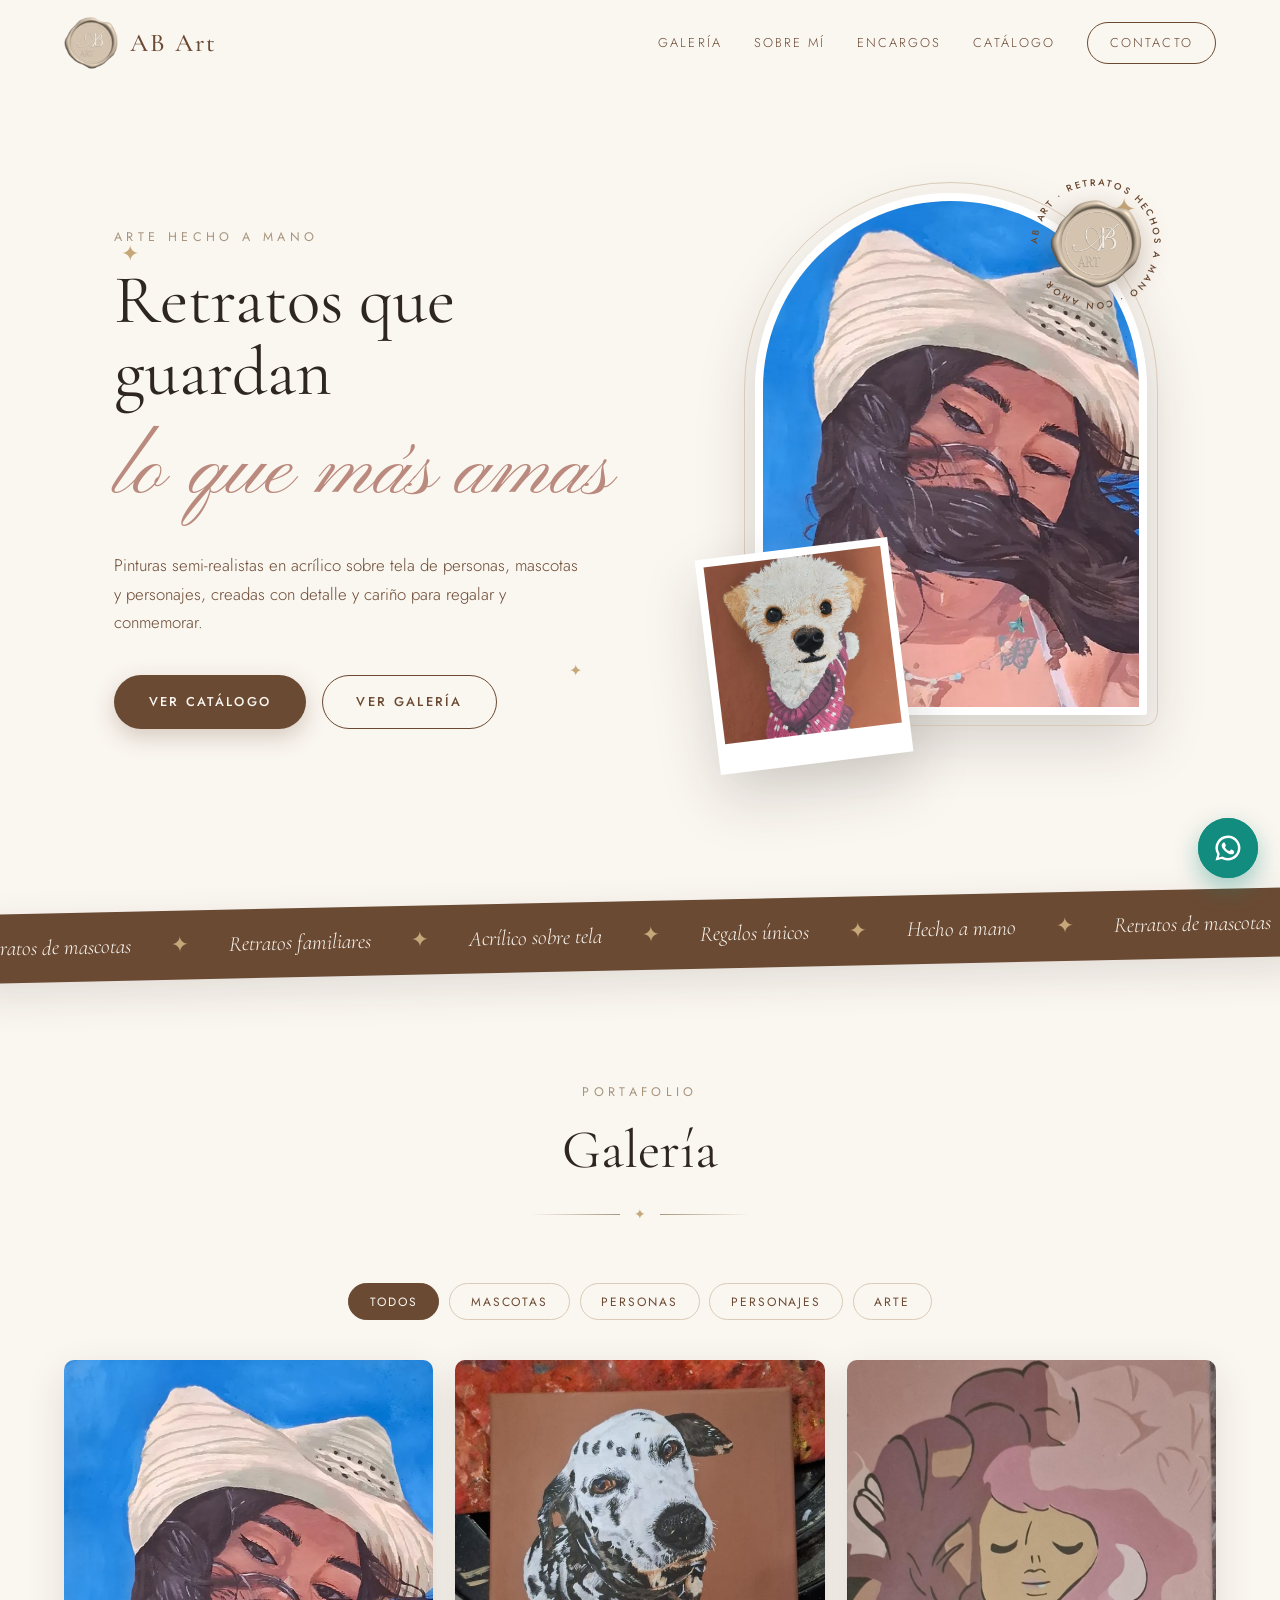
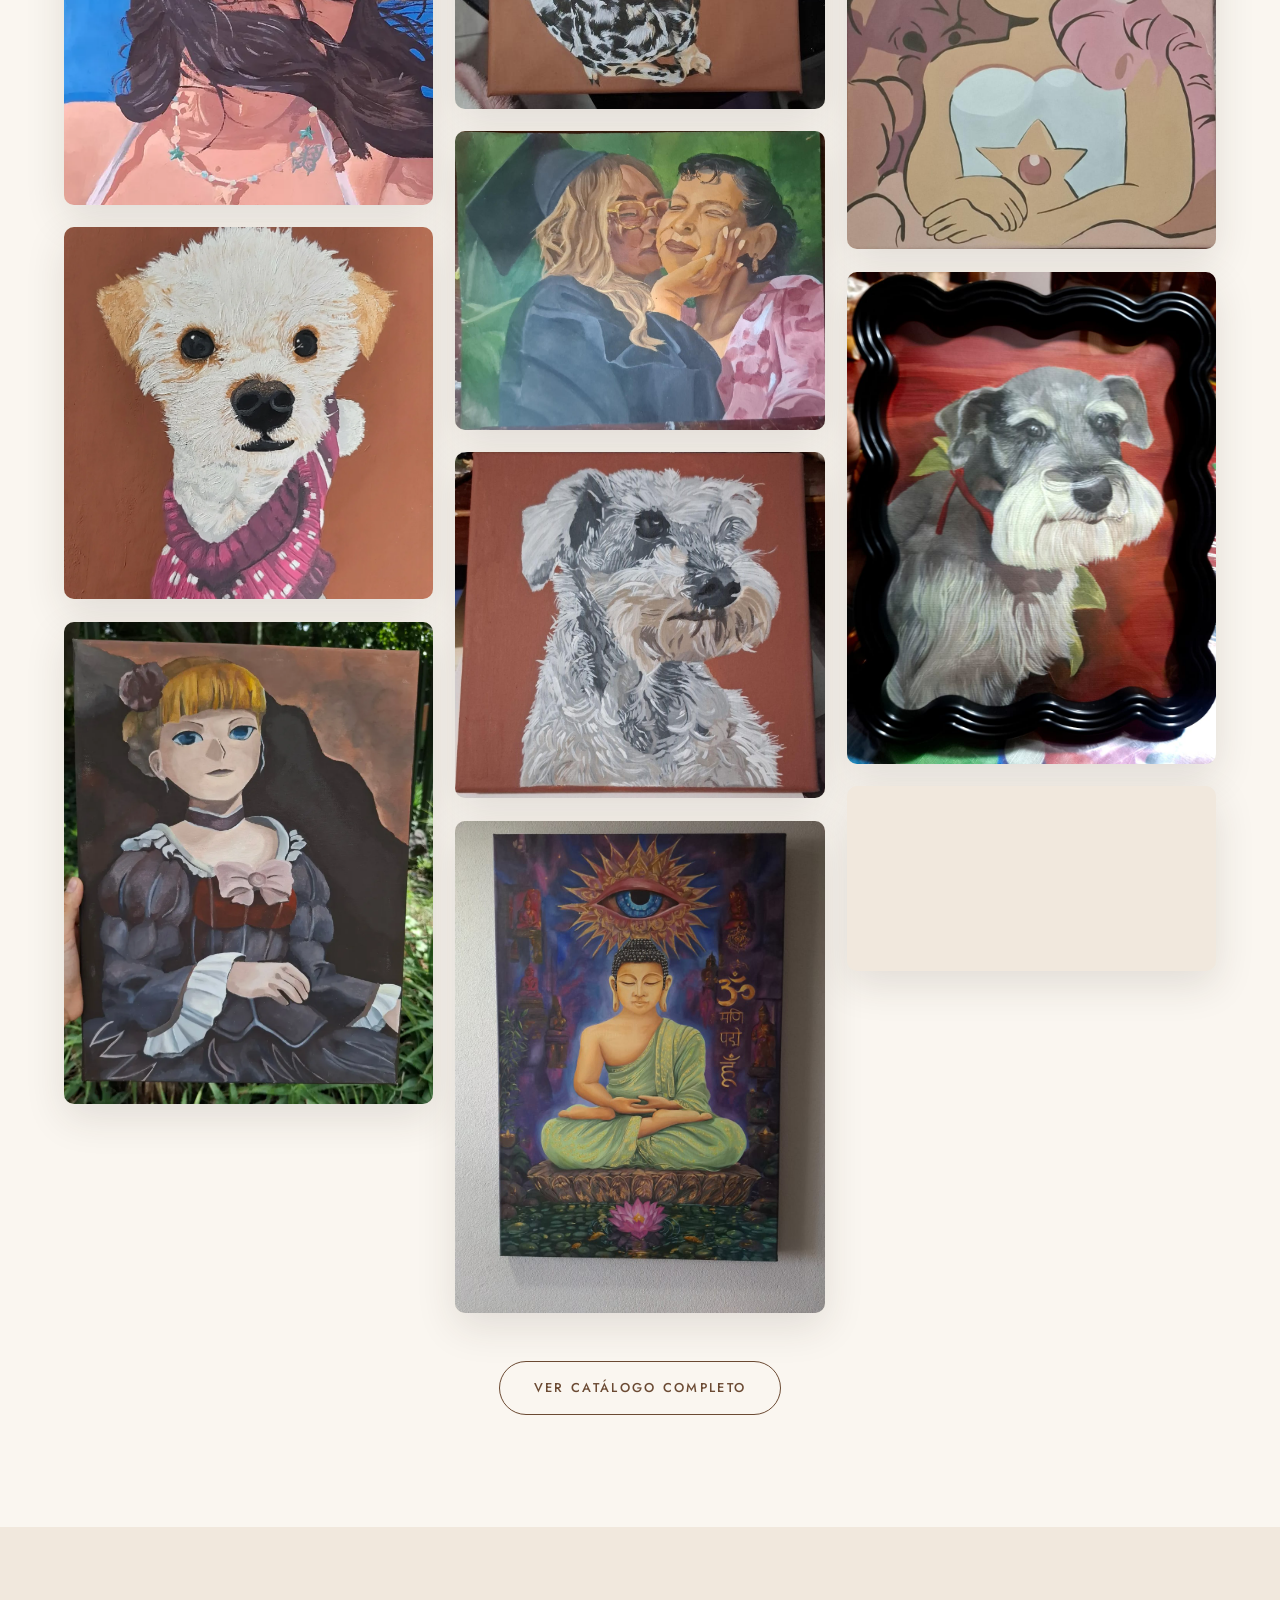
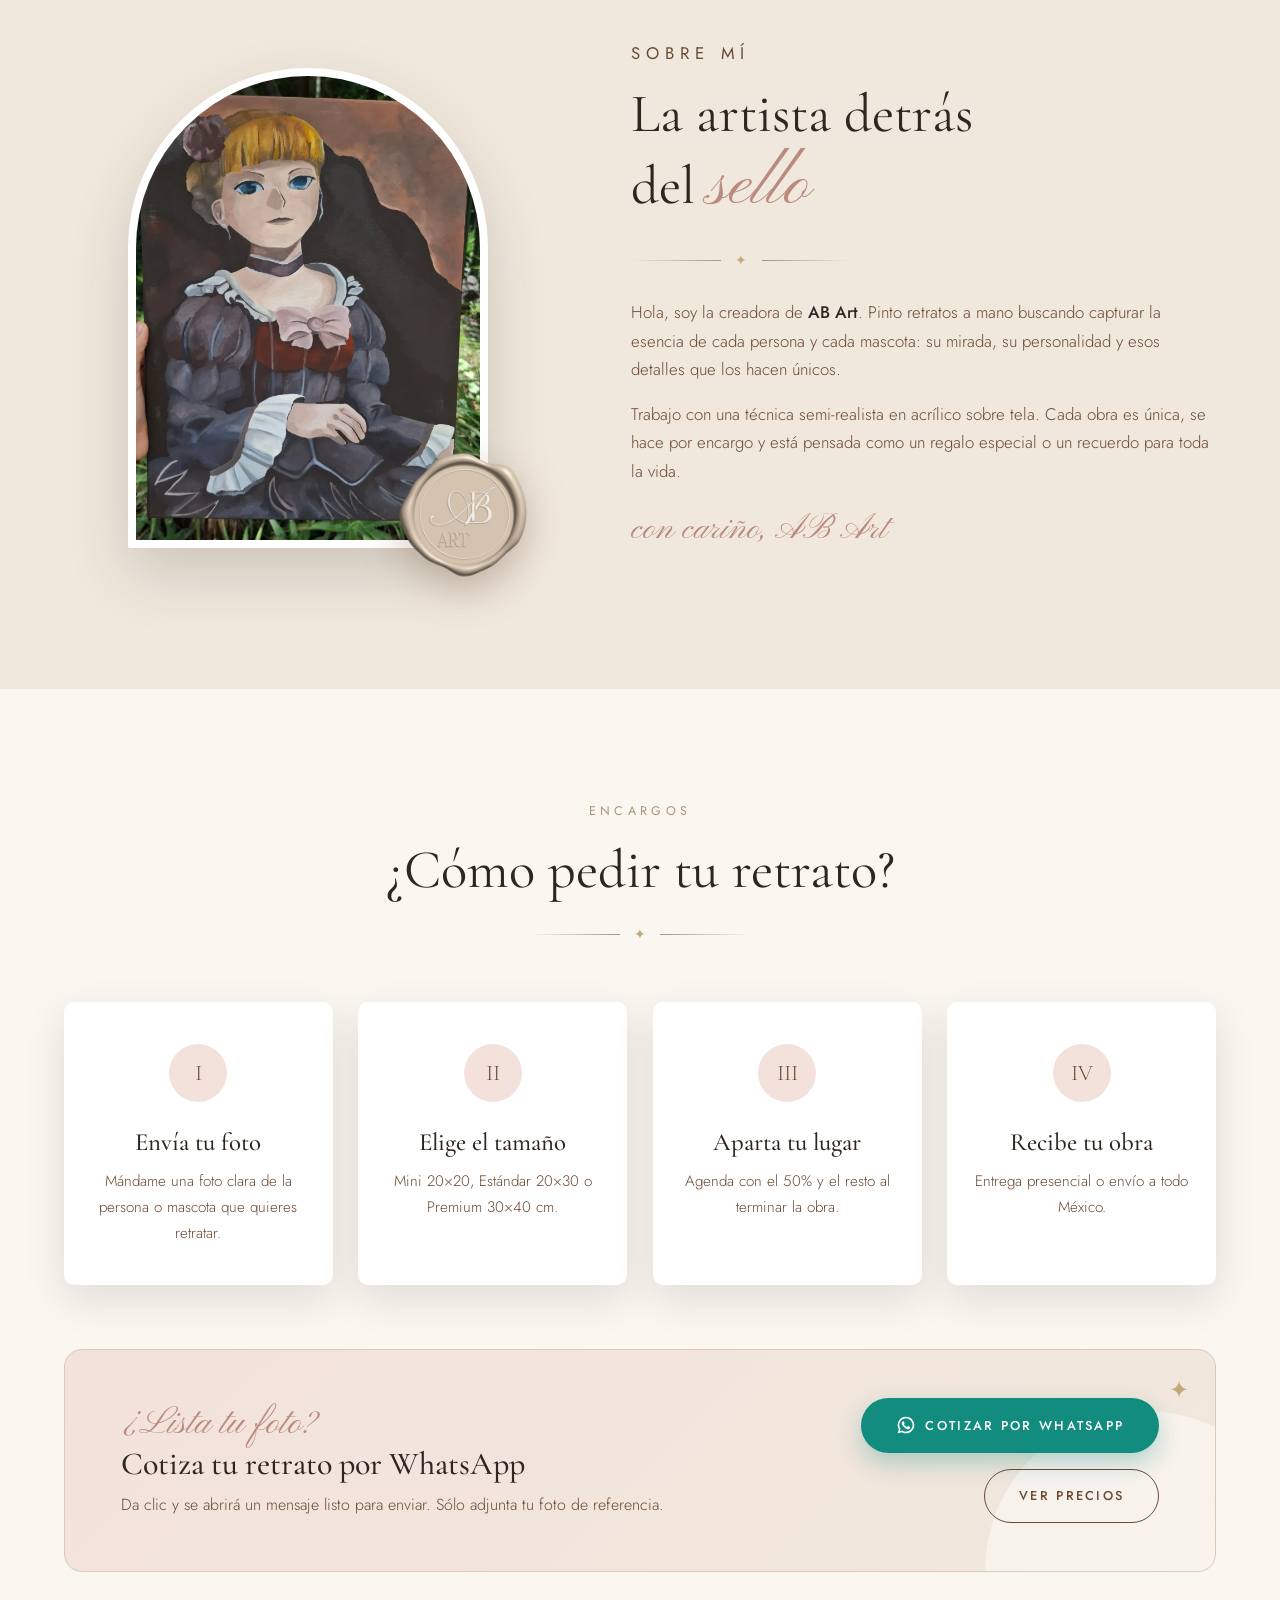
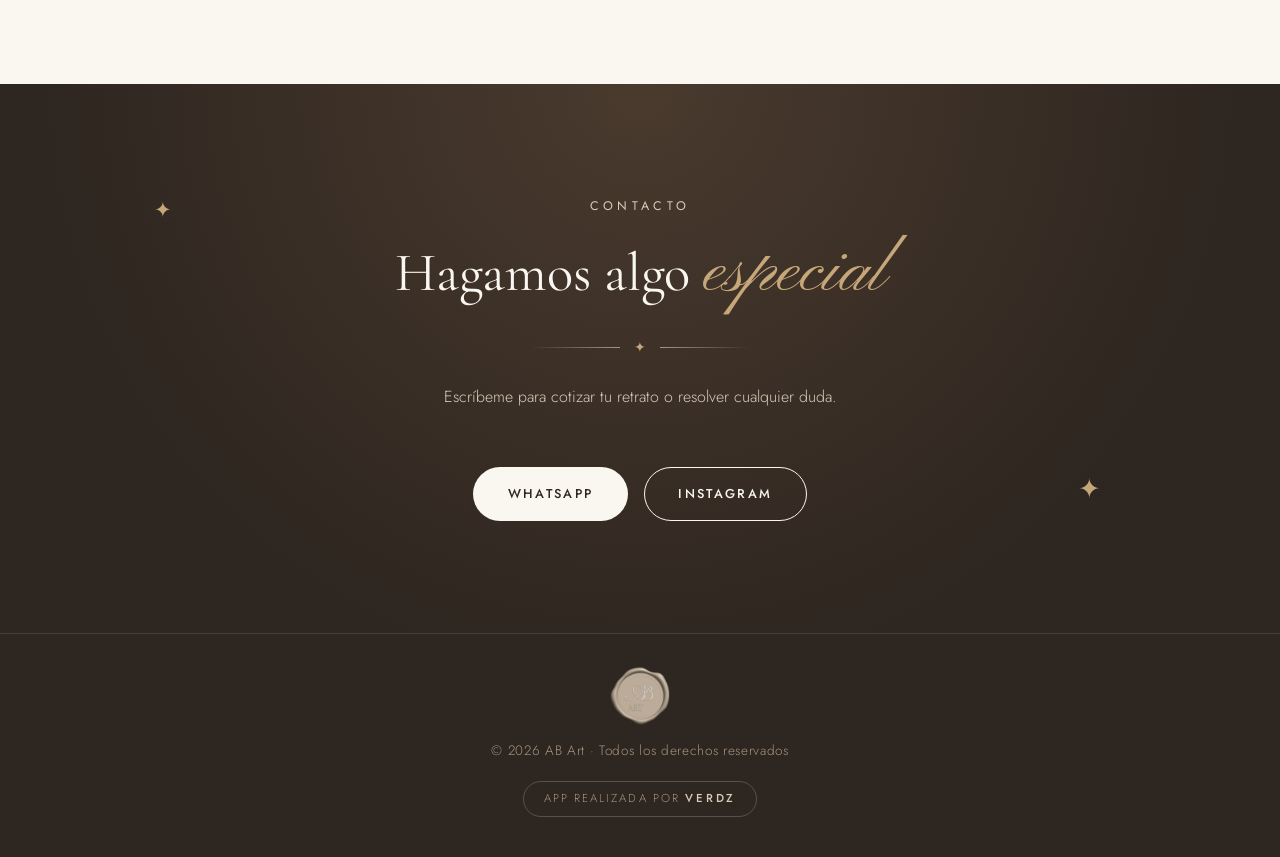
<file: index.html>
<!DOCTYPE html>
<html lang="es">
<head>
  <meta charset="UTF-8">
  <meta name="viewport" content="width=device-width, initial-scale=1.0">
  <title>AB Art | Retratos pintados a mano</title>
  <meta name="description" content="AB Art: retratos semi-realistas de personas y mascotas pintados a mano en acrílico sobre tela.">
  <link rel="icon" href="./Logo.png">
  <link rel="preconnect" href="https://fonts.googleapis.com">
  <link rel="preconnect" href="https://fonts.gstatic.com" crossorigin>
  <link href="https://fonts.googleapis.com/css2?family=Cormorant+Garamond:ital,wght@0,400;0,500;0,600;1,400;1,500&family=Jost:wght@300;400;500&family=Pinyon+Script&display=swap" rel="stylesheet">
  <link rel="stylesheet" href="./style.css">
  <script>document.documentElement.classList.add("js");</script>
  <script src="./script.js" defer></script>
</head>
<body>

  <!-- ===== PANTALLA DE CARGA ===== -->
  <div class="loader" aria-hidden="true">
    <img src="./Logo.png" alt="" class="loader__seal">
  </div>

  <!-- ===== ENCABEZADO ===== -->
  <header class="header">
    <a href="#inicio" class="header__brand">
      <img src="./Logo.png" alt="Logo AB Art" class="header__logo">
      <span class="header__name">AB Art</span>
    </a>

    <input type="checkbox" id="menu-toggle" class="menu-toggle">
    <label for="menu-toggle" class="menu-icon" aria-label="Abrir menú">
      <span></span><span></span><span></span>
    </label>

    <nav class="nav">
      <a href="#galeria">Galería</a>
      <a href="#sobre-mi">Sobre mí</a>
      <a href="#encargos">Encargos</a>
      <a href="./catalogo.html">Catálogo</a>
      <a href="#contacto" class="nav__cta">Contacto</a>
    </nav>
  </header>

  <!-- ===== PORTADA ===== -->
  <section id="inicio" class="hero">
    <span class="sparkle sparkle--1">✦</span>
    <span class="sparkle sparkle--2">✦</span>
    <span class="sparkle sparkle--3">✦</span>

    <div class="hero__content">
      <p class="eyebrow" data-reveal>Arte hecho a mano</p>
      <h1 class="hero__title" data-reveal style="--d:.1s">
        Retratos que guardan
        <span class="script">lo que más amas</span>
      </h1>
      <p class="hero__text" data-reveal style="--d:.2s">
        Pinturas semi-realistas en acrílico sobre tela de personas, mascotas y personajes,
        creadas con detalle y cariño para regalar y conmemorar.
      </p>
      <div class="hero__buttons" data-reveal style="--d:.3s">
        <a href="./catalogo.html" class="btn btn--primary">Ver catálogo</a>
        <a href="#galeria" class="btn btn--ghost">Ver galería</a>
      </div>
    </div>

    <div class="hero__art" data-reveal style="--d:.2s">
      <div class="hero__arch">
        <img src="./JOSS.png" alt="Retrato de chica con sombrero">
      </div>
      <div class="hero__polaroid">
        <img src="./PERRO 5.png" alt="Retrato de cachorro con suéter">
      </div>
      <div class="hero__badge">
        <svg class="hero__ring" viewBox="0 0 200 200" aria-hidden="true">
          <defs>
            <path id="ring-path" d="M100,100 m-78,0 a78,78 0 1,1 156,0 a78,78 0 1,1 -156,0"/>
          </defs>
          <text><textPath href="#ring-path">AB ART · RETRATOS HECHOS A MANO · CON AMOR ·</textPath></text>
        </svg>
        <img src="./Logo.png" alt="Sello AB Art" class="hero__seal">
      </div>
    </div>
  </section>

  <!-- ===== CINTA ANIMADA ===== -->
  <div class="marquee" aria-hidden="true">
    <div class="marquee__track">
      <span>Retratos de mascotas</span><span>✦</span>
      <span>Retratos familiares</span><span>✦</span>
      <span>Acrílico sobre tela</span><span>✦</span>
      <span>Regalos únicos</span><span>✦</span>
      <span>Hecho a mano</span><span>✦</span>
      <span>Retratos de mascotas</span><span>✦</span>
      <span>Retratos familiares</span><span>✦</span>
      <span>Acrílico sobre tela</span><span>✦</span>
      <span>Regalos únicos</span><span>✦</span>
      <span>Hecho a mano</span><span>✦</span>
    </div>
  </div>

  <!-- ===== GALERÍA ===== -->
  <section id="galeria" class="section">
    <div class="section__head" data-reveal>
      <p class="eyebrow">Portafolio</p>
      <h2 class="section__title">Galería</h2>
      <div class="star-divider"><span>✦</span></div>
    </div>

    <div class="filters" data-filters="galeria-grid" data-reveal>
      <button class="is-active" data-filter="todos">Todos</button>
      <button data-filter="mascotas">Mascotas</button>
      <button data-filter="personas">Personas</button>
      <button data-filter="personajes">Personajes</button>
      <button data-filter="arte">Arte</button>
    </div>

    <div class="gallery" id="galeria-grid">
      <figure class="gallery__item" data-cat="personas" data-reveal>
        <img src="./JOSS.png" alt="Retrato de chica con sombrero y cabello al viento" loading="lazy">
        <figcaption>Brisa de verano</figcaption>
      </figure>
      <figure class="gallery__item" data-cat="mascotas" data-reveal>
        <img src="./PERRO 5.png" alt="Retrato de cachorro con suéter rosa" loading="lazy">
        <figcaption>Cachorro con suéter</figcaption>
      </figure>
      <figure class="gallery__item" data-cat="personajes" data-reveal>
        <img src="./MUÑECA.png" alt="Pintura de muñeca con vestido victoriano" loading="lazy">
        <figcaption>Muñeca</figcaption>
      </figure>
      <figure class="gallery__item" data-cat="mascotas" data-reveal>
        <img src="./PERRO.jpeg" alt="Retrato de dálmata" loading="lazy">
        <figcaption>Dálmata</figcaption>
      </figure>
      <figure class="gallery__item" data-cat="personas" data-reveal>
        <img src="./ABUELA.jpeg" alt="Retrato de graduada abrazando a su abuela" loading="lazy">
        <figcaption>Abrazo de graduación</figcaption>
      </figure>
      <figure class="gallery__item" data-cat="mascotas" data-reveal>
        <img src="./PERRO 4.jpeg" alt="Retrato de schnauzer" loading="lazy">
        <figcaption>Schnauzer</figcaption>
      </figure>
      <figure class="gallery__item" data-cat="arte" data-reveal>
        <img src="./WhatsApp Image 2026-11-17 at 3.44.31 PM.jpeg" alt="Pintura de Buda meditando" loading="lazy">
        <figcaption>Buda</figcaption>
      </figure>
      <figure class="gallery__item" data-cat="personajes" data-reveal>
        <img src="./STEVEN UNIVERSE.jpeg" alt="Fan art de Steven Universe" loading="lazy">
        <figcaption>Rose Quartz</figcaption>
      </figure>
      <figure class="gallery__item" data-cat="mascotas" data-reveal>
        <img src="./PERRO 3.jpeg" alt="Retrato de schnauzer enmarcado" loading="lazy">
        <figcaption>Schnauzer enmarcado</figcaption>
      </figure>
      <figure class="gallery__item gallery__item--video" data-cat="mascotas" data-reveal>
        <video src="./PERRO 2.mp4" autoplay muted loop playsinline></video>
        <figcaption>Proceso</figcaption>
      </figure>
    </div>

    <div class="center" data-reveal>
      <a href="./catalogo.html" class="btn btn--ghost">Ver catálogo completo</a>
    </div>
  </section>

  <!-- ===== SOBRE MÍ ===== -->
  <section id="sobre-mi" class="section section--alt">
    <div class="about">
      <div class="about__art" data-reveal>
        <div class="about__arch">
          <img src="./MUÑECA.png" alt="Pintura de muñeca" loading="lazy">
        </div>
        <img src="./Logo.png" alt="" class="about__seal">
      </div>
      <div class="about__text" data-reveal style="--d:.15s">
        <p class="eyebrow">Sobre mí</p>
        <h2 class="section__title">La artista detrás<br>del <span class="script">sello</span></h2>
        <div class="star-divider star-divider--left"><span>✦</span></div>
        <p>
          Hola, soy la creadora de <strong>AB Art</strong>. Pinto retratos a mano
          buscando capturar la esencia de cada persona y cada mascota: su mirada,
          su personalidad y esos detalles que los hacen únicos.
        </p>
        <p>
          Trabajo con una técnica semi-realista en acrílico sobre tela. Cada obra es única,
          se hace por encargo y está pensada como un regalo especial o un recuerdo para toda la vida.
        </p>
        <p class="signature">con cariño, AB Art</p>
      </div>
    </div>
  </section>

  <!-- ===== ENCARGOS ===== -->
  <section id="encargos" class="section">
    <div class="section__head" data-reveal>
      <p class="eyebrow">Encargos</p>
      <h2 class="section__title">¿Cómo pedir tu retrato?</h2>
      <div class="star-divider"><span>✦</span></div>
    </div>

    <div class="steps">
      <div class="step" data-reveal>
        <span class="step__number">I</span>
        <h3>Envía tu foto</h3>
        <p>Mándame una foto clara de la persona o mascota que quieres retratar.</p>
      </div>
      <div class="step" data-reveal style="--d:.1s">
        <span class="step__number">II</span>
        <h3>Elige el tamaño</h3>
        <p>Mini 20×20, Estándar 20×30 o Premium 30×40 cm.</p>
      </div>
      <div class="step" data-reveal style="--d:.2s">
        <span class="step__number">III</span>
        <h3>Aparta tu lugar</h3>
        <p>Agenda con el 50% y el resto al terminar la obra.</p>
      </div>
      <div class="step" data-reveal style="--d:.3s">
        <span class="step__number">IV</span>
        <h3>Recibe tu obra</h3>
        <p>Entrega presencial o envío a todo México.</p>
      </div>
    </div>

    <div class="wa-cta" data-reveal>
      <span class="sparkle sparkle--cta">✦</span>
      <div class="wa-cta__text">
        <p class="script wa-cta__script">¿Lista tu foto?</p>
        <h3>Cotiza tu retrato por WhatsApp</h3>
        <p>Da clic y se abrirá un mensaje listo para enviar. Sólo adjunta tu foto de referencia.</p>
      </div>
      <div class="wa-cta__buttons">
        <a href="https://wa.me/525566640518?text=Hola%20AB%20Art%20%E2%9C%A8%20Me%20gustar%C3%ADa%20cotizar%20un%20retrato.%20Te%20comparto%20la%20foto%20de%20referencia%20y%20el%20tama%C3%B1o%20que%20me%20interesa." target="_blank" rel="noopener" class="btn btn--whatsapp">
          <svg viewBox="0 0 24 24" aria-hidden="true"><path d="M12 2a10 10 0 0 0-8.6 15.1L2 22l5-1.3A10 10 0 1 0 12 2Zm0 18a8 8 0 0 1-4.1-1.1l-.3-.2-3 .8.8-2.9-.2-.3A8 8 0 1 1 12 20Zm4.4-6c-.2-.1-1.4-.7-1.7-.8-.2-.1-.4-.1-.5.1l-.8 1c-.1.2-.3.2-.5.1a6.6 6.6 0 0 1-3.3-2.9c-.2-.4.2-.4.7-1.3.1-.2 0-.3 0-.4l-.8-1.8c-.2-.5-.4-.4-.5-.4h-.5a.9.9 0 0 0-.7.3 2.8 2.8 0 0 0-.9 2.1 5 5 0 0 0 1 2.6 11 11 0 0 0 4.3 3.8c1.6.7 2.2.7 3 .6.5-.1 1.4-.6 1.6-1.1.2-.6.2-1 .1-1.1l-.5-.3Z"/></svg>
          Cotizar por WhatsApp
        </a>
        <a href="./catalogo.html" class="btn btn--ghost">Ver precios</a>
      </div>
    </div>
  </section>

  <!-- ===== CONTACTO ===== -->
  <section id="contacto" class="section section--dark">
    <span class="sparkle sparkle--dark1">✦</span>
    <span class="sparkle sparkle--dark2">✦</span>
    <div class="section__head" data-reveal>
      <p class="eyebrow">Contacto</p>
      <h2 class="section__title">Hagamos algo <span class="script">especial</span></h2>
      <div class="star-divider"><span>✦</span></div>
      <p class="contact__text">Escríbeme para cotizar tu retrato o resolver cualquier duda.</p>
    </div>
    <div class="contact__links" data-reveal>
      <a href="https://wa.me/525566640518?text=Hola%20AB%20Art%2C%20quiero%20informaci%C3%B3n%20sobre%20los%20retratos%20%F0%9F%8E%A8" target="_blank" rel="noopener" class="btn btn--light">WhatsApp</a>
      <a href="https://instagram.com/ab.art_____?bqrl=Z3premM5aTBwMnM1" target="_blank" rel="noopener" class="btn btn--outline-light">Instagram</a>
    </div>
  </section>

  <!-- ===== PIE DE PÁGINA ===== -->
  <footer class="footer">
    <img src="./Logo.png" alt="AB Art" class="footer__logo">
    <p>&copy; 2026 AB Art · Todos los derechos reservados</p>
    <a href="https://www.vstore.com.mx" target="_blank" rel="noopener" class="footer__credit">
      App realizada por <strong>VERDZ</strong>
    </a>
  </footer>

  <!-- ===== BOTÓN FLOTANTE DE WHATSAPP ===== -->
  <a href="https://wa.me/525566640518?text=Hola%20AB%20Art%2C%20quiero%20informaci%C3%B3n%20sobre%20los%20retratos%20%F0%9F%8E%A8" target="_blank" rel="noopener" class="wa-float" aria-label="Escribir por WhatsApp">
    <svg viewBox="0 0 24 24" aria-hidden="true"><path d="M12 2a10 10 0 0 0-8.6 15.1L2 22l5-1.3A10 10 0 1 0 12 2Zm0 18a8 8 0 0 1-4.1-1.1l-.3-.2-3 .8.8-2.9-.2-.3A8 8 0 1 1 12 20Zm4.4-6c-.2-.1-1.4-.7-1.7-.8-.2-.1-.4-.1-.5.1l-.8 1c-.1.2-.3.2-.5.1a6.6 6.6 0 0 1-3.3-2.9c-.2-.4.2-.4.7-1.3.1-.2 0-.3 0-.4l-.8-1.8c-.2-.5-.4-.4-.5-.4h-.5a.9.9 0 0 0-.7.3 2.8 2.8 0 0 0-.9 2.1 5 5 0 0 0 1 2.6 11 11 0 0 0 4.3 3.8c1.6.7 2.2.7 3 .6.5-.1 1.4-.6 1.6-1.1.2-.6.2-1 .1-1.1l-.5-.3Z"/></svg>
  </a>

</body>
</html>
</file>
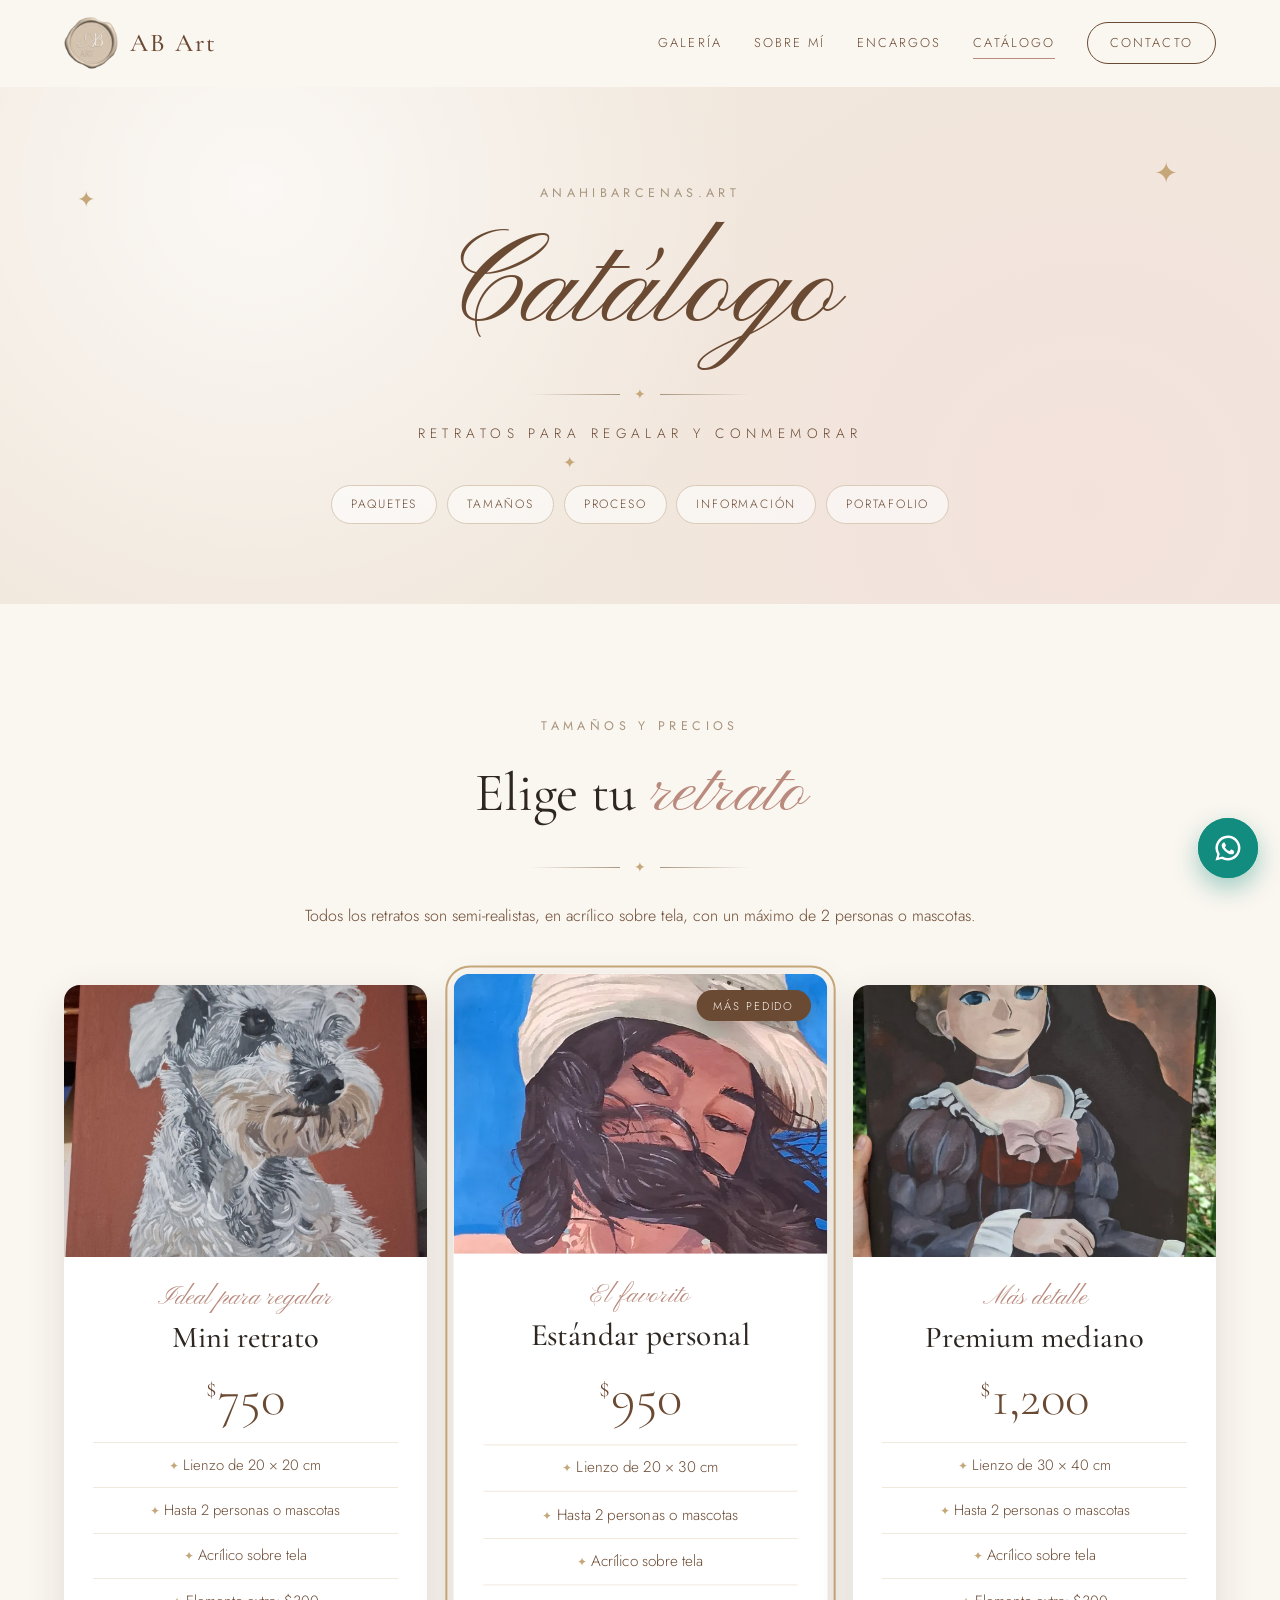
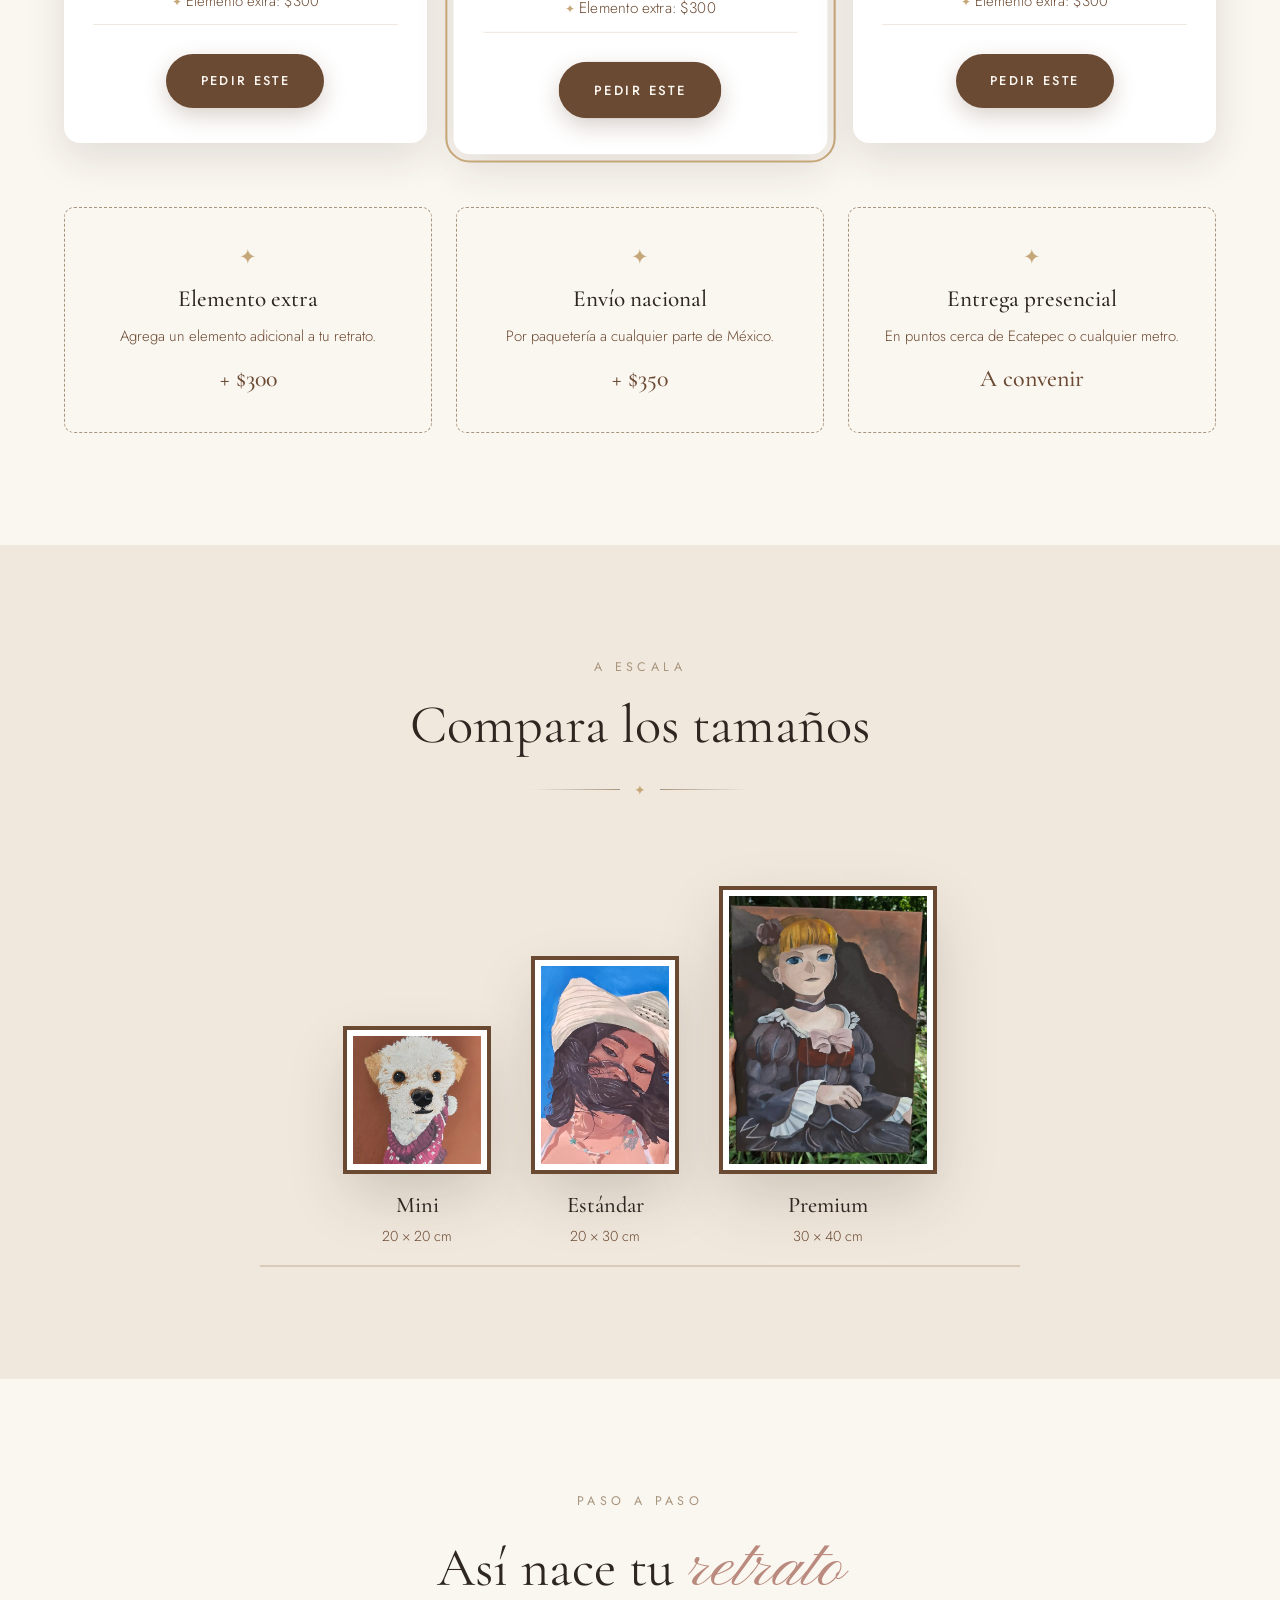
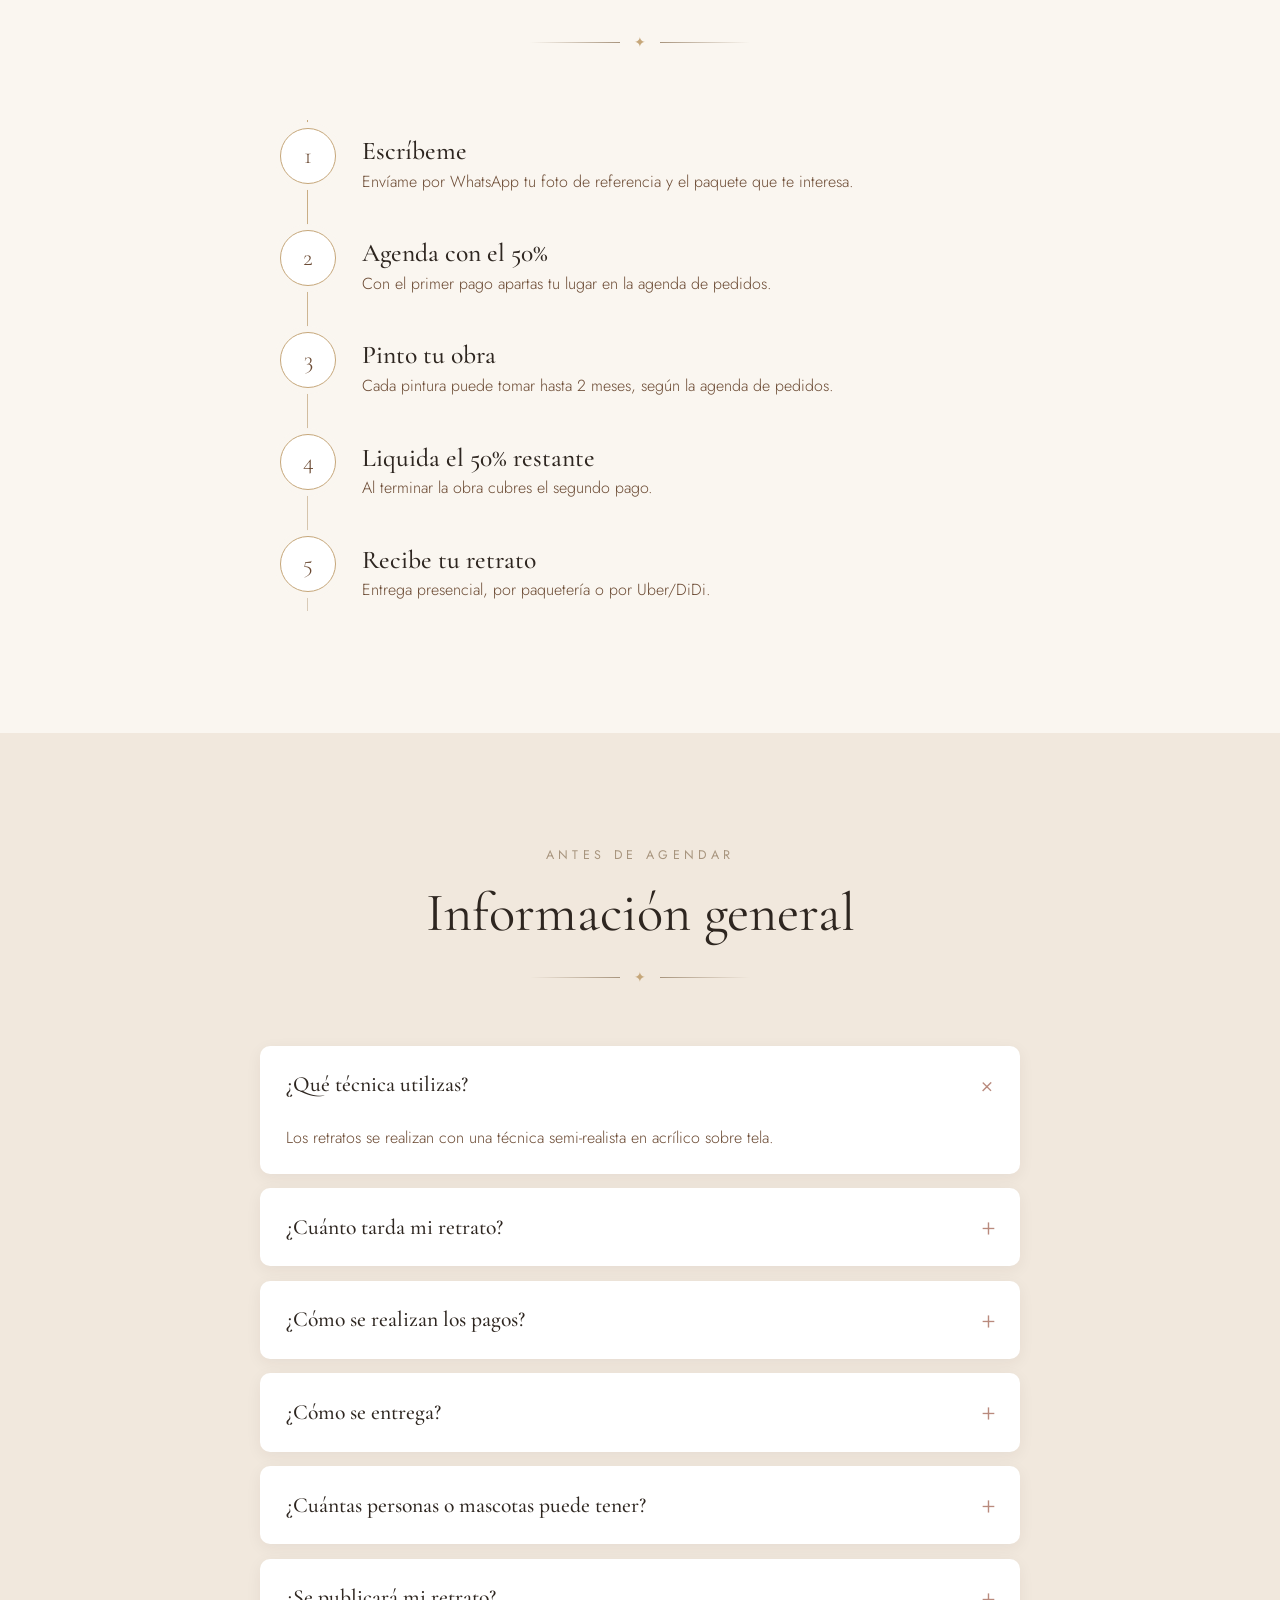
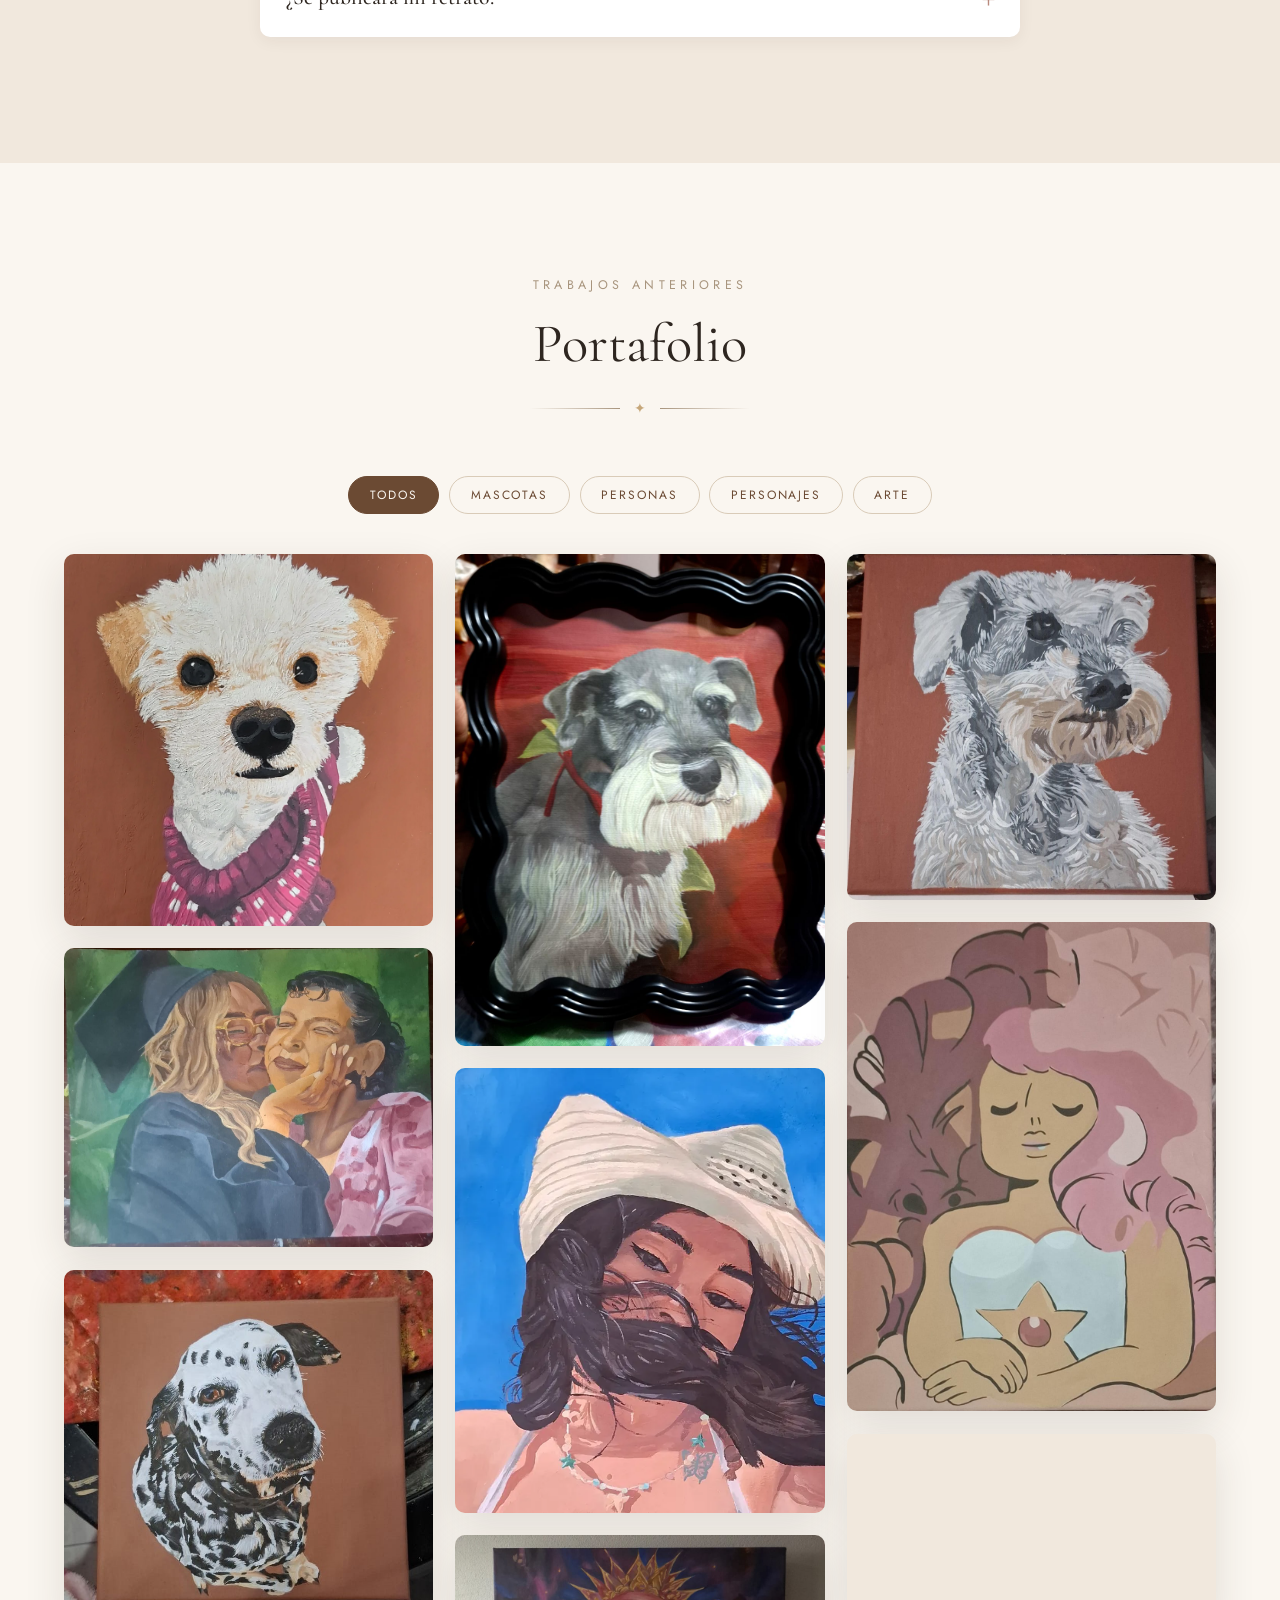
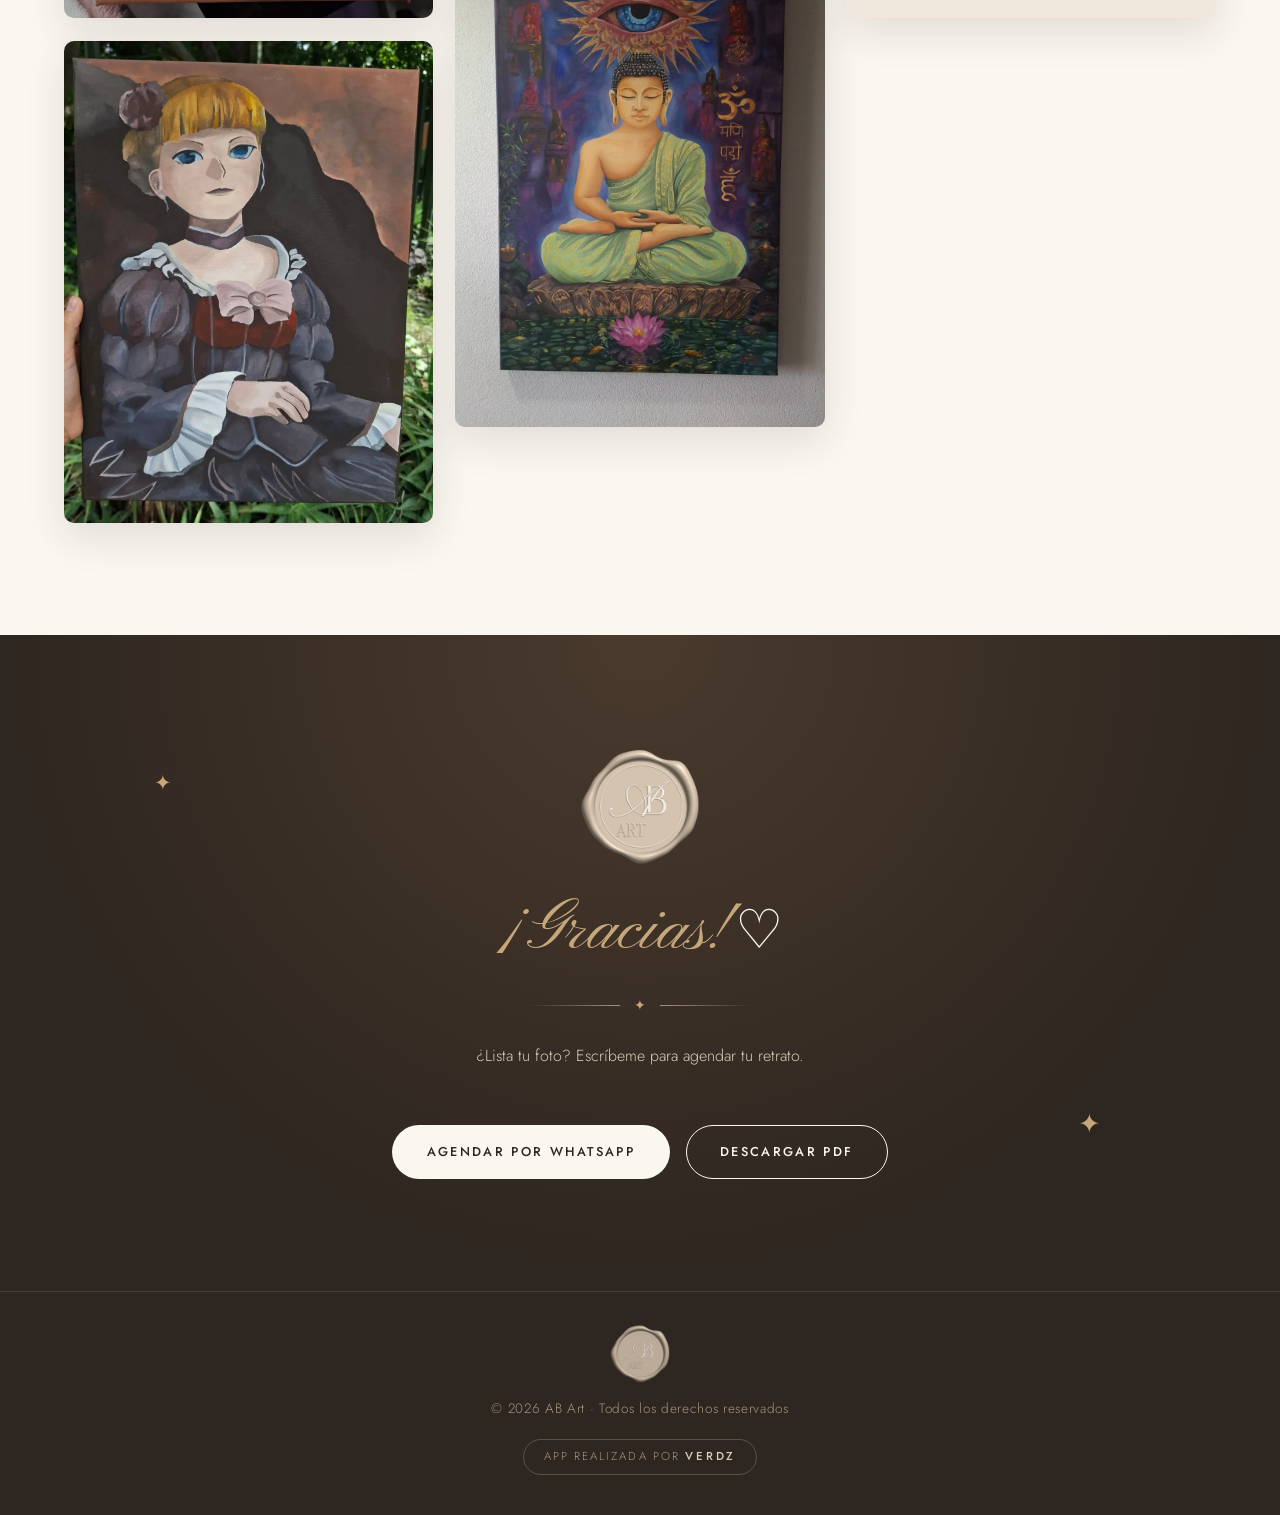
<file: catalogo.html>
<!DOCTYPE html>
<html lang="es">
<head>
  <meta charset="UTF-8">
  <meta name="viewport" content="width=device-width, initial-scale=1.0">
  <title>Catálogo | AB Art</title>
  <meta name="description" content="Catálogo de AB Art: retratos semi-realistas en acrílico sobre tela para regalar y conmemorar. Tamaños, precios y condiciones.">
  <link rel="icon" href="./Logo.png">
  <link rel="preconnect" href="https://fonts.googleapis.com">
  <link rel="preconnect" href="https://fonts.gstatic.com" crossorigin>
  <link href="https://fonts.googleapis.com/css2?family=Cormorant+Garamond:ital,wght@0,400;0,500;0,600;1,400;1,500&family=Jost:wght@300;400;500&family=Pinyon+Script&display=swap" rel="stylesheet">
  <link rel="stylesheet" href="./style.css">
  <script>document.documentElement.classList.add("js");</script>
  <script src="./script.js" defer></script>
</head>
<body>

  <!-- ===== PANTALLA DE CARGA ===== -->
  <div class="loader" aria-hidden="true">
    <img src="./Logo.png" alt="" class="loader__seal">
  </div>

  <!-- ===== ENCABEZADO ===== -->
  <header class="header">
    <a href="./index.html" class="header__brand">
      <img src="./Logo.png" alt="Logo AB Art" class="header__logo">
      <span class="header__name">AB Art</span>
    </a>

    <input type="checkbox" id="menu-toggle" class="menu-toggle">
    <label for="menu-toggle" class="menu-icon" aria-label="Abrir menú">
      <span></span><span></span><span></span>
    </label>

    <nav class="nav">
      <a href="./index.html#galeria">Galería</a>
      <a href="./index.html#sobre-mi">Sobre mí</a>
      <a href="./index.html#encargos">Encargos</a>
      <a href="./catalogo.html" class="is-active">Catálogo</a>
      <a href="./index.html#contacto" class="nav__cta">Contacto</a>
    </nav>
  </header>

  <!-- ===== PORTADA DEL CATÁLOGO ===== -->
  <section class="cat-hero">
    <span class="sparkle sparkle--1">✦</span>
    <span class="sparkle sparkle--2">✦</span>
    <span class="sparkle sparkle--3">✦</span>
    <p class="eyebrow" data-reveal>anahibarcenas.art</p>
    <h1 class="cat-hero__title" data-reveal style="--d:.1s">Catálogo</h1>
    <div class="star-divider" data-reveal style="--d:.2s"><span>✦</span></div>
    <p class="cat-hero__subtitle" data-reveal style="--d:.25s">Retratos para regalar y conmemorar</p>
    <nav class="chips" data-reveal style="--d:.35s" aria-label="Secciones del catálogo">
      <a href="#paquetes">Paquetes</a>
      <a href="#tamanos">Tamaños</a>
      <a href="#proceso">Proceso</a>
      <a href="#informacion">Información</a>
      <a href="#portafolio">Portafolio</a>
    </nav>
  </section>

  <!-- ===== PAQUETES ===== -->
  <section id="paquetes" class="section">
    <div class="section__head" data-reveal>
      <p class="eyebrow">Tamaños y precios</p>
      <h2 class="section__title">Elige tu <span class="script">retrato</span></h2>
      <div class="star-divider"><span>✦</span></div>
      <p class="section__intro">Todos los retratos son semi-realistas, en acrílico sobre tela, con un máximo de 2 personas o mascotas.</p>
    </div>

    <div class="packages">
      <div data-reveal>
        <article class="package">
          <div class="package__image">
            <img src="./PERRO 4.jpeg" alt="Ejemplo de mini retrato: schnauzer" loading="lazy">
          </div>
          <div class="package__body">
            <p class="package__tag">Ideal para regalar</p>
            <h3 class="package__name">Mini retrato</h3>
            <p class="package__price"><span>$</span>750</p>
            <ul class="package__features">
              <li>Lienzo de 20 × 20 cm</li>
              <li>Hasta 2 personas o mascotas</li>
              <li>Acrílico sobre tela</li>
              <li>Elemento extra: $300</li>
            </ul>
            <a href="https://wa.me/525566640518?text=Hola%20AB%20Art%20%E2%9C%A8%20Me%20interesa%20el%20Mini%20retrato%20(20x20%20cm%2C%20%24750)." target="_blank" rel="noopener" class="btn btn--primary">Pedir este</a>
          </div>
        </article>
      </div>

      <div data-reveal style="--d:.12s">
        <article class="package package--featured">
          <span class="package__badge">Más pedido</span>
          <div class="package__image">
            <img src="./JOSS.png" alt="Ejemplo de retrato estándar: chica con sombrero" loading="lazy">
          </div>
          <div class="package__body">
            <p class="package__tag">El favorito</p>
            <h3 class="package__name">Estándar personal</h3>
            <p class="package__price"><span>$</span>950</p>
            <ul class="package__features">
              <li>Lienzo de 20 × 30 cm</li>
              <li>Hasta 2 personas o mascotas</li>
              <li>Acrílico sobre tela</li>
              <li>Elemento extra: $300</li>
            </ul>
            <a href="https://wa.me/525566640518?text=Hola%20AB%20Art%20%E2%9C%A8%20Me%20interesa%20el%20retrato%20Est%C3%A1ndar%20personal%20(20x30%20cm%2C%20%24950)." target="_blank" rel="noopener" class="btn btn--primary">Pedir este</a>
          </div>
        </article>
      </div>

      <div data-reveal style="--d:.24s">
        <article class="package">
          <div class="package__image">
            <img src="./MUÑECA.png" alt="Ejemplo de retrato premium: muñeca" loading="lazy">
          </div>
          <div class="package__body">
            <p class="package__tag">Más detalle</p>
            <h3 class="package__name">Premium mediano</h3>
            <p class="package__price"><span>$</span>1,200</p>
            <ul class="package__features">
              <li>Lienzo de 30 × 40 cm</li>
              <li>Hasta 2 personas o mascotas</li>
              <li>Acrílico sobre tela</li>
              <li>Elemento extra: $300</li>
            </ul>
            <a href="https://wa.me/525566640518?text=Hola%20AB%20Art%20%E2%9C%A8%20Me%20interesa%20el%20retrato%20Premium%20mediano%20(30x40%20cm%2C%20%241%2C200)." target="_blank" rel="noopener" class="btn btn--primary">Pedir este</a>
          </div>
        </article>
      </div>
    </div>

    <div class="extras" data-reveal>
      <div class="extra">
        <span class="extra__icon">✦</span>
        <h4>Elemento extra</h4>
        <p>Agrega un elemento adicional a tu retrato.</p>
        <strong>+ $300</strong>
      </div>
      <div class="extra">
        <span class="extra__icon">✦</span>
        <h4>Envío nacional</h4>
        <p>Por paquetería a cualquier parte de México.</p>
        <strong>+ $350</strong>
      </div>
      <div class="extra">
        <span class="extra__icon">✦</span>
        <h4>Entrega presencial</h4>
        <p>En puntos cerca de Ecatepec o cualquier metro.</p>
        <strong>A convenir</strong>
      </div>
    </div>
  </section>

  <!-- ===== COMPARADOR DE TAMAÑOS ===== -->
  <section id="tamanos" class="section section--alt">
    <div class="section__head" data-reveal>
      <p class="eyebrow">A escala</p>
      <h2 class="section__title">Compara los tamaños</h2>
      <div class="star-divider"><span>✦</span></div>
    </div>

    <div class="size-guide" data-reveal>
      <figure class="size-guide__item">
        <div class="size-frame" style="--w:20; --h:20">
          <img src="./PERRO 5.png" alt="" loading="lazy">
        </div>
        <figcaption><strong>Mini</strong>20 × 20 cm</figcaption>
      </figure>
      <figure class="size-guide__item">
        <div class="size-frame" style="--w:20; --h:30">
          <img src="./JOSS.png" alt="" loading="lazy">
        </div>
        <figcaption><strong>Estándar</strong>20 × 30 cm</figcaption>
      </figure>
      <figure class="size-guide__item">
        <div class="size-frame" style="--w:30; --h:40">
          <img src="./MUÑECA.png" alt="" loading="lazy">
        </div>
        <figcaption><strong>Premium</strong>30 × 40 cm</figcaption>
      </figure>
    </div>
  </section>

  <!-- ===== PROCESO ===== -->
  <section id="proceso" class="section">
    <div class="section__head" data-reveal>
      <p class="eyebrow">Paso a paso</p>
      <h2 class="section__title">Así nace tu <span class="script">retrato</span></h2>
      <div class="star-divider"><span>✦</span></div>
    </div>

    <ol class="timeline">
      <li data-reveal>
        <span class="timeline__dot">1</span>
        <div>
          <h3>Escríbeme</h3>
          <p>Envíame por WhatsApp tu foto de referencia y el paquete que te interesa.</p>
        </div>
      </li>
      <li data-reveal>
        <span class="timeline__dot">2</span>
        <div>
          <h3>Agenda con el 50%</h3>
          <p>Con el primer pago apartas tu lugar en la agenda de pedidos.</p>
        </div>
      </li>
      <li data-reveal>
        <span class="timeline__dot">3</span>
        <div>
          <h3>Pinto tu obra</h3>
          <p>Cada pintura puede tomar hasta 2 meses, según la agenda de pedidos.</p>
        </div>
      </li>
      <li data-reveal>
        <span class="timeline__dot">4</span>
        <div>
          <h3>Liquida el 50% restante</h3>
          <p>Al terminar la obra cubres el segundo pago.</p>
        </div>
      </li>
      <li data-reveal>
        <span class="timeline__dot">5</span>
        <div>
          <h3>Recibe tu retrato</h3>
          <p>Entrega presencial, por paquetería o por Uber/DiDi.</p>
        </div>
      </li>
    </ol>
  </section>

  <!-- ===== INFORMACIÓN GENERAL ===== -->
  <section id="informacion" class="section section--alt">
    <div class="section__head" data-reveal>
      <p class="eyebrow">Antes de agendar</p>
      <h2 class="section__title">Información general</h2>
      <div class="star-divider"><span>✦</span></div>
    </div>

    <div class="faq" data-reveal>
      <details open>
        <summary>¿Qué técnica utilizas?</summary>
        <p>Los retratos se realizan con una técnica semi-realista en acrílico sobre tela.</p>
      </details>
      <details>
        <summary>¿Cuánto tarda mi retrato?</summary>
        <p>Los tiempos pueden variar de acuerdo a la agenda de pedidos; cada pintura puede tomar hasta 2 meses.</p>
      </details>
      <details>
        <summary>¿Cómo se realizan los pagos?</summary>
        <p>Se dividen en dos partes: 50% al agendar y 50% al finalizar la obra.</p>
      </details>
      <details>
        <summary>¿Cómo se entrega?</summary>
        <p>De manera presencial en puntos cerca de Ecatepec o cualquier metro, o por envío vía paquetería o Uber/DiDi. Los envíos nacionales tienen un costo extra de $350.</p>
      </details>
      <details>
        <summary>¿Cuántas personas o mascotas puede tener?</summary>
        <p>Cada retrato incluye hasta 2 personas o mascotas. Puedes agregar un elemento extra por $300.</p>
      </details>
      <details>
        <summary>¿Se publicará mi retrato?</summary>
        <p>Al agendar un cuadro aceptas que se muestre el proceso y el resultado de la pintura para dar mayor difusión al trabajo.</p>
      </details>
    </div>
  </section>

  <!-- ===== PORTAFOLIO ===== -->
  <section id="portafolio" class="section">
    <div class="section__head" data-reveal>
      <p class="eyebrow">Trabajos anteriores</p>
      <h2 class="section__title">Portafolio</h2>
      <div class="star-divider"><span>✦</span></div>
    </div>

    <div class="filters" data-filters="catalogo-grid" data-reveal>
      <button class="is-active" data-filter="todos">Todos</button>
      <button data-filter="mascotas">Mascotas</button>
      <button data-filter="personas">Personas</button>
      <button data-filter="personajes">Personajes</button>
      <button data-filter="arte">Arte</button>
    </div>

    <div class="gallery" id="catalogo-grid">
      <figure class="gallery__item" data-cat="mascotas" data-reveal>
        <img src="./PERRO 5.png" alt="Retrato de cachorro con suéter rosa" loading="lazy">
        <figcaption>Cachorro con suéter</figcaption>
      </figure>
      <figure class="gallery__item" data-cat="personas" data-reveal>
        <img src="./ABUELA.jpeg" alt="Retrato de graduada abrazando a su abuela" loading="lazy">
        <figcaption>Abrazo de graduación</figcaption>
      </figure>
      <figure class="gallery__item" data-cat="mascotas" data-reveal>
        <img src="./PERRO.jpeg" alt="Retrato de dálmata" loading="lazy">
        <figcaption>Dálmata</figcaption>
      </figure>
      <figure class="gallery__item" data-cat="personajes" data-reveal>
        <img src="./MUÑECA.png" alt="Pintura de muñeca con vestido victoriano" loading="lazy">
        <figcaption>Muñeca</figcaption>
      </figure>
      <figure class="gallery__item" data-cat="mascotas" data-reveal>
        <img src="./PERRO 3.jpeg" alt="Retrato de schnauzer enmarcado" loading="lazy">
        <figcaption>Schnauzer enmarcado</figcaption>
      </figure>
      <figure class="gallery__item" data-cat="personas" data-reveal>
        <img src="./JOSS.png" alt="Retrato de chica con sombrero" loading="lazy">
        <figcaption>Brisa de verano</figcaption>
      </figure>
      <figure class="gallery__item" data-cat="arte" data-reveal>
        <img src="./WhatsApp Image 2026-11-17 at 3.44.31 PM.jpeg" alt="Pintura de Buda meditando" loading="lazy">
        <figcaption>Buda</figcaption>
      </figure>
      <figure class="gallery__item" data-cat="mascotas" data-reveal>
        <img src="./PERRO 4.jpeg" alt="Retrato de schnauzer" loading="lazy">
        <figcaption>Schnauzer</figcaption>
      </figure>
      <figure class="gallery__item" data-cat="personajes" data-reveal>
        <img src="./STEVEN UNIVERSE.jpeg" alt="Fan art de Steven Universe" loading="lazy">
        <figcaption>Rose Quartz</figcaption>
      </figure>
      <figure class="gallery__item gallery__item--video" data-cat="mascotas" data-reveal>
        <video src="./PERRO 2.mp4" autoplay muted loop playsinline></video>
        <figcaption>Proceso</figcaption>
      </figure>
    </div>
  </section>

  <!-- ===== CIERRE ===== -->
  <section class="section section--dark">
    <span class="sparkle sparkle--dark1">✦</span>
    <span class="sparkle sparkle--dark2">✦</span>
    <div class="section__head" data-reveal>
      <img src="./Logo.png" alt="Sello AB Art" class="cat-thanks__seal">
      <h2 class="section__title"><span class="script">¡Gracias!</span> ♡</h2>
      <div class="star-divider"><span>✦</span></div>
      <p class="contact__text">¿Lista tu foto? Escríbeme para agendar tu retrato.</p>
    </div>
    <div class="contact__links" data-reveal>
      <a href="https://wa.me/525566640518?text=Hola%20AB%20Art%20%E2%9C%A8%20Vi%20tu%20cat%C3%A1logo%20y%20me%20gustar%C3%ADa%20agendar%20un%20retrato." target="_blank" rel="noopener" class="btn btn--light">Agendar por WhatsApp</a>
      <a href="./Catálogo.pdf" download class="btn btn--outline-light">Descargar PDF</a>
    </div>
  </section>

  <!-- ===== PIE DE PÁGINA ===== -->
  <footer class="footer">
    <img src="./Logo.png" alt="AB Art" class="footer__logo">
    <p>&copy; 2026 AB Art · Todos los derechos reservados</p>
    <a href="https://www.vstore.com.mx" target="_blank" rel="noopener" class="footer__credit">
      App realizada por <strong>VERDZ</strong>
    </a>
  </footer>

  <!-- ===== BOTÓN FLOTANTE DE WHATSAPP ===== -->
  <a href="https://wa.me/525566640518?text=Hola%20AB%20Art%20%E2%9C%A8%20Vi%20tu%20cat%C3%A1logo%20y%20me%20gustar%C3%ADa%20agendar%20un%20retrato." target="_blank" rel="noopener" class="wa-float" aria-label="Escribir por WhatsApp">
    <svg viewBox="0 0 24 24" aria-hidden="true"><path d="M12 2a10 10 0 0 0-8.6 15.1L2 22l5-1.3A10 10 0 1 0 12 2Zm0 18a8 8 0 0 1-4.1-1.1l-.3-.2-3 .8.8-2.9-.2-.3A8 8 0 1 1 12 20Zm4.4-6c-.2-.1-1.4-.7-1.7-.8-.2-.1-.4-.1-.5.1l-.8 1c-.1.2-.3.2-.5.1a6.6 6.6 0 0 1-3.3-2.9c-.2-.4.2-.4.7-1.3.1-.2 0-.3 0-.4l-.8-1.8c-.2-.5-.4-.4-.5-.4h-.5a.9.9 0 0 0-.7.3 2.8 2.8 0 0 0-.9 2.1 5 5 0 0 0 1 2.6 11 11 0 0 0 4.3 3.8c1.6.7 2.2.7 3 .6.5-.1 1.4-.6 1.6-1.1.2-.6.2-1 .1-1.1l-.5-.3Z"/></svg>
  </a>

</body>
</html>
</file>
<file: style.css>
/* =========================================
   AB ART — Hoja de estilos
   Paleta inspirada en el sello de cera del logo
   ========================================= */

:root {
  --cream: #faf6f0;
  --sand: #f1e8dd;
  --blush: #f3e2dc;
  --beige: #d9cbb8;
  --taupe: #a8957e;
  --rose: #b98a7d;
  --brown: #6b4a33;
  --ink: #2e2620;
  --white: #ffffff;
  --gold: #c6a77a;
  --wa: #128c7e;

  --font-serif: "Cormorant Garamond", Georgia, serif;
  --font-sans: "Jost", "Segoe UI", sans-serif;
  --font-script: "Pinyon Script", "Brush Script MT", cursive;

  --radius: 10px;
  --shadow: 0 14px 40px rgba(46, 38, 32, 0.12);
  --shadow-lg: 0 25px 60px rgba(46, 38, 32, 0.18);
  --ease: cubic-bezier(0.2, 0.7, 0.2, 1);
  --max-width: 1180px;
}

* {
  margin: 0;
  padding: 0;
  box-sizing: border-box;
}

html {
  scroll-behavior: smooth;
  scroll-padding-top: 90px;
}

body {
  font-family: var(--font-sans);
  font-weight: 300;
  color: var(--ink);
  background: var(--cream);
  line-height: 1.7;
  overflow-x: hidden;
}

img,
video {
  display: block;
  max-width: 100%;
}

a {
  color: inherit;
  text-decoration: none;
}

::selection {
  background: var(--blush);
  color: var(--brown);
}

.center {
  text-align: center;
  margin-top: 3rem;
}

.script {
  font-family: var(--font-script);
  font-weight: 400;
  font-style: normal;
  color: var(--rose);
  letter-spacing: 0;
}

.eyebrow {
  font-size: 0.78rem;
  font-weight: 400;
  letter-spacing: 0.35em;
  text-transform: uppercase;
  color: var(--taupe);
  margin-bottom: 1rem;
}

/* ===== APARICIÓN AL HACER SCROLL ===== */
.js [data-reveal] {
  opacity: 0;
  transform: translateY(32px);
  transition: opacity 0.9s var(--ease), transform 0.9s var(--ease);
  transition-delay: var(--d, 0s);
}
.js [data-reveal].is-visible {
  opacity: 1;
  transform: none;
}

/* ===== PANTALLA DE CARGA ===== */
.loader {
  display: none;
}
.js .loader {
  position: fixed;
  inset: 0;
  z-index: 999;
  display: flex;
  align-items: center;
  justify-content: center;
  background: var(--cream);
  transition: opacity 0.7s ease, visibility 0.7s ease;
}
.loader.is-hidden {
  opacity: 0;
  visibility: hidden;
}
.loader__seal {
  width: 130px;
  animation: seal-pulse 1.6s ease-in-out infinite;
}
@keyframes seal-pulse {
  0%, 100% { transform: scale(0.94) rotate(-4deg); opacity: 0.8; }
  50% { transform: scale(1.04) rotate(4deg); opacity: 1; }
}

/* ===== DESTELLOS ✦ ===== */
.sparkle {
  position: absolute;
  color: var(--gold);
  pointer-events: none;
  animation: twinkle 3.2s ease-in-out infinite;
  z-index: 0;
}
@keyframes twinkle {
  0%, 100% { opacity: 0.25; transform: scale(0.7) rotate(0deg); }
  50% { opacity: 1; transform: scale(1.15) rotate(20deg); }
}
.sparkle--1 { top: 18%; left: 6%; font-size: 1.4rem; }
.sparkle--2 { top: 70%; left: 44%; font-size: 1rem; animation-delay: 1.1s; }
.sparkle--3 { top: 12%; right: 8%; font-size: 1.8rem; animation-delay: 2s; }
.sparkle--cta { top: 1.2rem; right: 1.6rem; font-size: 1.5rem; }
.sparkle--dark1 { top: 20%; left: 12%; font-size: 1.3rem; }
.sparkle--dark2 { bottom: 22%; right: 14%; font-size: 1.7rem; animation-delay: 1.4s; }

/* ===== DIVISOR CON ESTRELLA ===== */
.star-divider {
  display: flex;
  align-items: center;
  justify-content: center;
  gap: 0.9rem;
  max-width: 220px;
  margin: 1.3rem auto 0;
  color: var(--gold);
  font-size: 0.9rem;
}
.star-divider::before,
.star-divider::after {
  content: "";
  flex: 1;
  height: 1px;
  background: linear-gradient(90deg, transparent, var(--taupe));
}
.star-divider::after {
  background: linear-gradient(90deg, var(--taupe), transparent);
}
.star-divider--left {
  margin: 1.3rem 0 1.6rem;
}

/* ===== BOTONES ===== */
.btn {
  position: relative;
  display: inline-flex;
  align-items: center;
  justify-content: center;
  gap: 0.6rem;
  padding: 0.95rem 2.1rem;
  border-radius: 50px;
  font-family: var(--font-sans);
  font-size: 0.8rem;
  font-weight: 500;
  letter-spacing: 0.18em;
  text-transform: uppercase;
  border: 1px solid transparent;
  overflow: hidden;
  transition: background 0.35s ease, color 0.35s ease, border-color 0.35s ease,
    box-shadow 0.35s ease, translate 0.35s var(--ease);
}
.btn:hover {
  translate: 0 -2px;
}

/* Brillo que cruza el botón */
.btn::after {
  content: "";
  position: absolute;
  top: 0;
  left: -120%;
  width: 60%;
  height: 100%;
  background: linear-gradient(110deg, transparent, rgba(255, 255, 255, 0.45), transparent);
  transform: skewX(-20deg);
  transition: left 0.7s ease;
}
.btn:hover::after {
  left: 140%;
}

.btn svg {
  width: 20px;
  height: 20px;
  fill: currentColor;
}

.btn--primary {
  background: var(--brown);
  color: var(--cream);
  box-shadow: 0 8px 22px rgba(107, 74, 51, 0.25);
}
.btn--primary:hover {
  background: var(--ink);
  box-shadow: 0 12px 28px rgba(46, 38, 32, 0.3);
}

.btn--ghost {
  border-color: var(--brown);
  color: var(--brown);
}
.btn--ghost:hover {
  background: var(--brown);
  color: var(--cream);
}

.btn--light {
  background: var(--cream);
  color: var(--ink);
}
.btn--light:hover {
  background: var(--blush);
}

.btn--outline-light {
  border-color: var(--cream);
  color: var(--cream);
}
.btn--outline-light:hover {
  background: var(--cream);
  color: var(--ink);
}

.btn--whatsapp {
  background: var(--wa);
  color: var(--white);
  box-shadow: 0 10px 25px rgba(18, 140, 126, 0.3);
}
.btn--whatsapp:hover {
  background: #0b6b60;
}

/* ===== ENCABEZADO ===== */
.header {
  position: sticky;
  top: 0;
  z-index: 100;
  display: flex;
  align-items: center;
  justify-content: space-between;
  padding: 1rem 5%;
  background: rgba(250, 246, 240, 0.85);
  backdrop-filter: blur(10px);
  -webkit-backdrop-filter: blur(10px);
  border-bottom: 1px solid transparent;
  transition: padding 0.35s ease, box-shadow 0.35s ease, border-color 0.35s ease;
}
.header.is-scrolled {
  padding: 0.5rem 5%;
  border-color: var(--sand);
  box-shadow: 0 6px 24px rgba(46, 38, 32, 0.06);
}

.header__brand {
  display: flex;
  align-items: center;
  gap: 0.75rem;
}

.header__logo {
  width: 54px;
  height: auto;
  transition: width 0.35s ease, transform 0.6s var(--ease);
}
.header.is-scrolled .header__logo {
  width: 44px;
}
.header__brand:hover .header__logo {
  transform: rotate(-12deg) scale(1.05);
}

.header__name {
  font-family: var(--font-serif);
  font-size: 1.6rem;
  font-weight: 500;
  letter-spacing: 0.08em;
  color: var(--brown);
}

.nav {
  display: flex;
  align-items: center;
  gap: 2rem;
}

.nav a {
  position: relative;
  font-size: 0.8rem;
  letter-spacing: 0.16em;
  text-transform: uppercase;
  color: var(--brown);
}

.nav a:not(.nav__cta)::after {
  content: "";
  position: absolute;
  left: 50%;
  bottom: -5px;
  width: 0;
  height: 1px;
  background: var(--rose);
  transition: width 0.35s ease, left 0.35s ease;
}
.nav a:not(.nav__cta):hover::after,
.nav a.is-active::after {
  width: 100%;
  left: 0;
}

.nav__cta {
  padding: 0.55rem 1.4rem;
  border: 1px solid var(--brown);
  border-radius: 50px;
  transition: all 0.3s ease;
}
.nav__cta:hover {
  background: var(--brown);
  color: var(--cream);
}

/* Menú móvil (sin JavaScript) */
.menu-toggle {
  display: none;
}
.menu-icon {
  display: none;
  flex-direction: column;
  gap: 5px;
  cursor: pointer;
  padding: 6px;
}
.menu-icon span {
  width: 26px;
  height: 2px;
  background: var(--brown);
  transition: 0.3s;
}

/* ===== PORTADA ===== */
.hero {
  position: relative;
  min-height: calc(100vh - 86px);
  display: grid;
  grid-template-columns: 1.1fr 1fr;
  align-items: center;
  gap: 3rem;
  max-width: var(--max-width);
  margin: 0 auto;
  padding: 3rem 5% 5rem;
}

.hero__content {
  position: relative;
  z-index: 1;
}

.hero__title {
  font-family: var(--font-serif);
  font-size: clamp(2.6rem, 5.4vw, 4.6rem);
  font-weight: 400;
  line-height: 1.05;
  margin-bottom: 1.6rem;
}
.hero__title .script {
  display: block;
  font-size: 1.25em;
  line-height: 1.25;
  margin-top: 0.1em;
}

.hero__text {
  max-width: 470px;
  font-size: 1.05rem;
  color: var(--brown);
  margin-bottom: 2.4rem;
}

.hero__buttons {
  display: flex;
  flex-wrap: wrap;
  gap: 1rem;
}

/* Composición de obras */
.hero__art {
  position: relative;
  justify-self: center;
  width: min(100%, 440px);
  padding: 0 0 3rem 3rem;
}

.hero__arch {
  border-radius: 999px 999px 14px 14px;
  overflow: hidden;
  aspect-ratio: 3 / 4;
  box-shadow: var(--shadow-lg);
  border: 8px solid var(--white);
  outline: 1px solid var(--beige);
  outline-offset: 10px;
}
.hero__arch img {
  width: 100%;
  height: 100%;
  object-fit: cover;
  animation: slow-zoom 14s ease-in-out infinite alternate;
}
@keyframes slow-zoom {
  from { transform: scale(1); }
  to { transform: scale(1.08); }
}

.hero__polaroid {
  position: absolute;
  left: 0;
  bottom: 0;
  width: 44%;
  padding: 8px 8px 30px;
  background: var(--white);
  box-shadow: var(--shadow-lg);
  transform: rotate(-7deg);
  animation: float-a 7s ease-in-out infinite;
}
.hero__polaroid img {
  aspect-ratio: 1;
  object-fit: cover;
}

.hero__badge {
  position: absolute;
  top: -1.5rem;
  right: -1.5rem;
  width: 150px;
  height: 150px;
  display: grid;
  place-items: center;
}
.hero__ring {
  position: absolute;
  inset: 0;
  width: 100%;
  height: 100%;
  animation: spin 22s linear infinite;
}
.hero__ring text {
  font-family: var(--font-sans);
  font-size: 12.5px;
  font-weight: 500;
  letter-spacing: 3.2px;
  fill: var(--brown);
}
.hero__seal {
  width: 92px;
  filter: drop-shadow(0 8px 14px rgba(107, 74, 51, 0.3));
  animation: float-b 6s ease-in-out infinite;
}

@keyframes spin {
  to { transform: rotate(360deg); }
}
@keyframes float-a {
  0%, 100% { translate: 0 0; }
  50% { translate: 0 -12px; }
}
@keyframes float-b {
  0%, 100% { translate: 0 0; rotate: -4deg; }
  50% { translate: 0 -8px; rotate: 4deg; }
}

/* ===== CINTA ANIMADA ===== */
.marquee {
  overflow: hidden;
  background: var(--brown);
  color: var(--cream);
  padding: 1rem 0;
  transform: rotate(-1.2deg);
  margin: 0 -2%;
  box-shadow: var(--shadow);
}
.marquee__track {
  display: flex;
  width: max-content;
  animation: marquee 30s linear infinite;
}
.marquee__track span {
  font-family: var(--font-serif);
  font-size: 1.35rem;
  font-style: italic;
  white-space: nowrap;
  padding-right: 2.5rem;
}
.marquee__track span:nth-child(even) {
  color: var(--gold);
  font-style: normal;
}
@keyframes marquee {
  to { transform: translateX(-50%); }
}

/* ===== SECCIONES ===== */
.section {
  position: relative;
  padding: 7rem 5%;
}

.section--alt {
  background: var(--sand);
}

.section--dark {
  background: radial-gradient(circle at 50% 0%, #4a3a2e 0%, var(--ink) 70%);
  color: var(--cream);
  text-align: center;
  overflow: hidden;
}

.section__head {
  position: relative;
  z-index: 1;
  text-align: center;
  max-width: 680px;
  margin: 0 auto 3.5rem;
}

.section__title {
  font-family: var(--font-serif);
  font-size: clamp(2.3rem, 4.4vw, 3.4rem);
  font-weight: 400;
  line-height: 1.15;
}
.section__title .script {
  font-size: 1.3em;
}

.section__intro {
  margin-top: 1.4rem;
  color: var(--brown);
}

/* ===== FILTROS ===== */
.filters {
  display: flex;
  flex-wrap: wrap;
  justify-content: center;
  gap: 0.6rem;
  margin-bottom: 2.5rem;
}
.filters button {
  font-family: var(--font-sans);
  font-size: 0.75rem;
  letter-spacing: 0.16em;
  text-transform: uppercase;
  color: var(--brown);
  background: transparent;
  border: 1px solid var(--beige);
  border-radius: 50px;
  padding: 0.55rem 1.3rem;
  cursor: pointer;
  transition: all 0.3s ease;
}
.filters button:hover {
  border-color: var(--brown);
}
.filters button.is-active {
  background: var(--brown);
  border-color: var(--brown);
  color: var(--cream);
}

/* ===== GALERÍA (estilo mosaico) ===== */
.gallery {
  max-width: var(--max-width);
  margin: 0 auto;
  columns: 3 260px;
  column-gap: 1.4rem;
}

.gallery__item {
  position: relative;
  break-inside: avoid;
  margin-bottom: 1.4rem;
  overflow: hidden;
  border-radius: var(--radius);
  box-shadow: var(--shadow);
  background: var(--sand);
  cursor: zoom-in;
}
.gallery__item[hidden] {
  display: none;
}
.gallery__item--video {
  cursor: default;
}

.gallery__item img,
.gallery__item video {
  width: 100%;
  transition: transform 0.8s var(--ease), filter 0.8s ease;
}

.gallery__item::before {
  content: "✦";
  position: absolute;
  top: 1rem;
  right: 1rem;
  z-index: 2;
  color: var(--cream);
  font-size: 1.1rem;
  opacity: 0;
  transform: scale(0.4) rotate(-90deg);
  transition: all 0.5s var(--ease);
}

.gallery__item figcaption {
  position: absolute;
  inset: auto 0 0 0;
  padding: 3rem 1.3rem 1.1rem;
  font-family: var(--font-serif);
  font-size: 1.4rem;
  font-style: italic;
  color: var(--cream);
  background: linear-gradient(transparent, rgba(46, 38, 32, 0.8));
  opacity: 0;
  transform: translateY(12px);
  transition: all 0.45s var(--ease);
}

.gallery__item:hover img,
.gallery__item:hover video {
  transform: scale(1.06);
}
.gallery__item:hover::before {
  opacity: 1;
  transform: scale(1) rotate(0);
}
.gallery__item:hover figcaption {
  opacity: 1;
  transform: translateY(0);
}

/* ===== VISOR (LIGHTBOX) ===== */
.lightbox {
  position: fixed;
  inset: 0;
  z-index: 500;
  display: flex;
  align-items: center;
  justify-content: center;
  gap: 1rem;
  padding: 2rem;
  background: rgba(30, 24, 20, 0.92);
  backdrop-filter: blur(6px);
  opacity: 0;
  visibility: hidden;
  transition: opacity 0.4s ease, visibility 0.4s ease;
}
.lightbox.is-open {
  opacity: 1;
  visibility: visible;
}
.lightbox__figure {
  max-width: min(900px, 100%);
  text-align: center;
  transform: scale(0.94);
  transition: transform 0.45s var(--ease);
}
.lightbox.is-open .lightbox__figure {
  transform: scale(1);
}
.lightbox__figure img {
  max-height: 80vh;
  margin: 0 auto;
  border-radius: var(--radius);
  box-shadow: 0 30px 80px rgba(0, 0, 0, 0.5);
}
.lightbox__figure figcaption {
  margin-top: 1rem;
  font-family: var(--font-serif);
  font-style: italic;
  font-size: 1.5rem;
  color: var(--cream);
}
.lightbox button {
  background: none;
  border: none;
  color: var(--cream);
  cursor: pointer;
  line-height: 1;
  transition: color 0.3s ease, transform 0.3s ease;
}
.lightbox button:hover {
  color: var(--gold);
}
.lightbox__close {
  position: absolute;
  top: 1rem;
  right: 1.5rem;
  font-size: 2.6rem;
}
.lightbox__nav {
  font-size: 3.5rem;
  padding: 0 0.5rem;
}
.lightbox__nav--prev:hover { transform: translateX(-4px); }
.lightbox__nav--next:hover { transform: translateX(4px); }

/* ===== SOBRE MÍ ===== */
.about {
  max-width: var(--max-width);
  margin: 0 auto;
  display: grid;
  grid-template-columns: 1fr 1.2fr;
  align-items: center;
  gap: 5rem;
}

.about__art {
  position: relative;
  justify-self: center;
  width: min(100%, 360px);
}
.about__arch {
  aspect-ratio: 3 / 4;
  border-radius: 999px 999px 14px 14px;
  overflow: hidden;
  border: 8px solid var(--white);
  box-shadow: var(--shadow-lg);
}
.about__arch img {
  width: 100%;
  height: 100%;
  object-fit: cover;
}
.about__seal {
  position: absolute;
  right: -2.5rem;
  bottom: -2rem;
  width: 130px;
  filter: drop-shadow(0 12px 20px rgba(107, 74, 51, 0.3));
  animation: float-b 6s ease-in-out infinite;
}

.about__text p {
  margin-bottom: 1rem;
  color: var(--brown);
  font-size: 1.05rem;
}
.about__text strong {
  font-weight: 500;
  color: var(--ink);
}
.signature {
  font-family: var(--font-script);
  font-size: 2.2rem !important;
  color: var(--rose) !important;
  margin-top: 1rem;
}

/* ===== ENCARGOS ===== */
.steps {
  max-width: var(--max-width);
  margin: 0 auto 4rem;
  display: grid;
  grid-template-columns: repeat(4, 1fr);
  gap: 1.6rem;
}

.step {
  position: relative;
  background: var(--white);
  padding: 2.4rem 1.6rem;
  border-radius: var(--radius);
  text-align: center;
  box-shadow: var(--shadow);
  border-top: 3px solid transparent;
  transition: translate 0.4s var(--ease), border-color 0.4s ease, box-shadow 0.4s ease;
}
.step:hover {
  translate: 0 -8px;
  border-color: var(--rose);
  box-shadow: var(--shadow-lg);
}

.step__number {
  display: inline-flex;
  align-items: center;
  justify-content: center;
  width: 58px;
  height: 58px;
  border-radius: 50%;
  background: var(--blush);
  font-family: var(--font-serif);
  font-size: 1.4rem;
  color: var(--brown);
  margin-bottom: 1.2rem;
  transition: transform 0.6s var(--ease);
}
.step:hover .step__number {
  transform: rotate(360deg);
}

.step h3 {
  font-family: var(--font-serif);
  font-size: 1.55rem;
  font-weight: 500;
  margin-bottom: 0.4rem;
}

.step p {
  color: var(--brown);
  font-size: 0.95rem;
}

/* Tarjeta de WhatsApp */
.wa-cta {
  position: relative;
  max-width: var(--max-width);
  margin: 0 auto;
  display: grid;
  grid-template-columns: 1.3fr 1fr;
  align-items: center;
  gap: 2rem;
  padding: 3rem 3.5rem;
  border-radius: 18px;
  background: linear-gradient(135deg, var(--blush), var(--sand));
  border: 1px solid var(--beige);
  overflow: hidden;
}
.wa-cta::before {
  content: "";
  position: absolute;
  width: 320px;
  height: 320px;
  right: -90px;
  bottom: -160px;
  border-radius: 50%;
  background: rgba(255, 255, 255, 0.45);
}
.wa-cta__script {
  font-size: 2.4rem;
  line-height: 1.1;
}
.wa-cta h3 {
  font-family: var(--font-serif);
  font-size: 2rem;
  font-weight: 500;
  line-height: 1.2;
  margin-bottom: 0.5rem;
}
.wa-cta__text p:not(.script) {
  color: var(--brown);
}
.wa-cta__buttons {
  position: relative;
  display: flex;
  flex-wrap: wrap;
  gap: 1rem;
  justify-content: flex-end;
}

/* ===== CONTACTO ===== */
.section--dark .eyebrow {
  color: var(--beige);
}
.section--dark .script {
  color: var(--gold);
}

.contact__text {
  margin-top: 1.5rem;
  color: var(--beige);
}

.contact__links {
  position: relative;
  z-index: 1;
  display: flex;
  justify-content: center;
  flex-wrap: wrap;
  gap: 1rem;
}

/* ===== PIE DE PÁGINA ===== */
.footer {
  background: var(--ink);
  color: var(--taupe);
  text-align: center;
  padding: 2rem 5% 2.5rem;
  border-top: 1px solid rgba(217, 203, 184, 0.15);
  font-size: 0.85rem;
  letter-spacing: 0.05em;
}

.footer__logo {
  width: 60px;
  margin: 0 auto 0.8rem;
  opacity: 0.85;
}

.footer__credit {
  display: inline-block;
  margin-top: 1.2rem;
  padding: 0.45rem 1.2rem;
  border: 1px solid rgba(217, 203, 184, 0.25);
  border-radius: 50px;
  font-size: 0.72rem;
  letter-spacing: 0.18em;
  text-transform: uppercase;
  color: var(--taupe);
  transition: color 0.3s ease, border-color 0.3s ease, background 0.3s ease;
}
.footer__credit strong {
  font-weight: 500;
  color: var(--beige);
  letter-spacing: 0.25em;
}
.footer__credit:hover {
  color: var(--cream);
  border-color: var(--gold);
  background: rgba(198, 167, 122, 0.08);
}
.footer__credit:hover strong {
  color: var(--gold);
}

/* ===== BOTÓN FLOTANTE DE WHATSAPP ===== */
.wa-float {
  position: fixed;
  right: 1.4rem;
  bottom: 1.4rem;
  z-index: 200;
  width: 60px;
  height: 60px;
  border-radius: 50%;
  display: grid;
  place-items: center;
  background: var(--wa);
  color: var(--white);
  box-shadow: 0 10px 25px rgba(18, 140, 126, 0.4);
  transition: transform 0.3s var(--ease);
}
.wa-float:hover {
  transform: scale(1.1);
}
.wa-float svg {
  width: 30px;
  height: 30px;
  fill: currentColor;
}
.wa-float::before {
  content: "";
  position: absolute;
  inset: 0;
  border-radius: 50%;
  border: 2px solid var(--wa);
  animation: ping 2.2s ease-out infinite;
}
@keyframes ping {
  0% { transform: scale(1); opacity: 0.8; }
  100% { transform: scale(1.7); opacity: 0; }
}

/* =========================================
   PÁGINA DE CATÁLOGO
   ========================================= */

.cat-hero {
  position: relative;
  text-align: center;
  padding: 6rem 5% 5rem;
  background:
    radial-gradient(circle at 20% 20%, rgba(255, 255, 255, 0.7), transparent 45%),
    radial-gradient(circle at 85% 80%, var(--blush), transparent 50%),
    var(--sand);
  overflow: hidden;
}

.cat-hero__title {
  font-family: var(--font-script);
  font-weight: 400;
  font-size: clamp(4.5rem, 12vw, 8rem);
  line-height: 1.1;
  color: var(--brown);
}

.cat-hero__subtitle {
  font-size: 0.85rem;
  letter-spacing: 0.4em;
  text-transform: uppercase;
  color: var(--brown);
  margin-top: 1rem;
}

.chips {
  display: flex;
  flex-wrap: wrap;
  justify-content: center;
  gap: 0.6rem;
  margin-top: 2.5rem;
}
.chips a {
  font-size: 0.75rem;
  letter-spacing: 0.15em;
  text-transform: uppercase;
  color: var(--brown);
  padding: 0.5rem 1.2rem;
  border-radius: 50px;
  background: rgba(255, 255, 255, 0.6);
  border: 1px solid var(--beige);
  transition: all 0.3s ease;
}
.chips a:hover {
  background: var(--brown);
  border-color: var(--brown);
  color: var(--cream);
}

/* Paquetes */
.packages {
  max-width: var(--max-width);
  margin: 0 auto;
  display: grid;
  grid-template-columns: repeat(3, 1fr);
  gap: 2rem;
  align-items: center;
}

.package {
  position: relative;
  background: var(--white);
  border-radius: 16px;
  overflow: hidden;
  box-shadow: var(--shadow);
  transition: translate 0.45s var(--ease), box-shadow 0.45s ease;
}
.package:hover {
  translate: 0 -10px;
  box-shadow: var(--shadow-lg);
}

.package--featured {
  outline: 2px solid var(--gold);
  outline-offset: 6px;
  scale: 1.03;
}

.package__badge {
  position: absolute;
  top: 1rem;
  right: 1rem;
  z-index: 2;
  padding: 0.35rem 1rem;
  border-radius: 50px;
  background: var(--brown);
  color: var(--cream);
  font-size: 0.68rem;
  letter-spacing: 0.15em;
  text-transform: uppercase;
  box-shadow: 0 6px 16px rgba(46, 38, 32, 0.25);
}

.package__image {
  aspect-ratio: 4 / 3;
  overflow: hidden;
}
.package__image img {
  width: 100%;
  height: 100%;
  object-fit: cover;
  transition: transform 0.9s var(--ease);
}
.package:hover .package__image img {
  transform: scale(1.07);
}

.package__body {
  padding: 1.8rem 1.8rem 2.2rem;
  text-align: center;
}

.package__tag {
  font-family: var(--font-script);
  font-size: 1.6rem;
  color: var(--rose);
  line-height: 1;
}

.package__name {
  font-family: var(--font-serif);
  font-size: 1.9rem;
  font-weight: 500;
  color: var(--ink);
}

.package__price {
  font-family: var(--font-serif);
  font-size: 3.2rem;
  line-height: 1.1;
  color: var(--brown);
  margin: 0.4rem 0 1rem;
}
.package__price span {
  font-size: 0.5em;
  vertical-align: super;
  margin-right: 2px;
}

.package__features {
  list-style: none;
  margin-bottom: 1.8rem;
  border-top: 1px solid var(--sand);
}
.package__features li {
  padding: 0.6rem 0;
  border-bottom: 1px solid var(--sand);
  font-size: 0.93rem;
  color: var(--brown);
}
.package__features li::before {
  content: "✦ ";
  color: var(--gold);
  font-size: 0.75rem;
}

/* Extras */
.extras {
  max-width: var(--max-width);
  margin: 4rem auto 0;
  display: grid;
  grid-template-columns: repeat(3, 1fr);
  gap: 1.5rem;
}
.extra {
  text-align: center;
  padding: 2rem 1.5rem;
  border: 1px dashed var(--taupe);
  border-radius: var(--radius);
  transition: background 0.3s ease, border-color 0.3s ease;
}
.extra:hover {
  background: var(--sand);
  border-color: var(--rose);
}
.extra__icon {
  display: inline-block;
  color: var(--gold);
  font-size: 1.3rem;
  animation: twinkle 3.2s ease-in-out infinite;
}
.extra h4 {
  font-family: var(--font-serif);
  font-size: 1.45rem;
  font-weight: 500;
  margin: 0.3rem 0;
}
.extra p {
  color: var(--brown);
  font-size: 0.93rem;
  margin-bottom: 0.6rem;
}
.extra strong {
  font-family: var(--font-serif);
  font-size: 1.5rem;
  font-weight: 500;
  color: var(--brown);
}

/* Comparador de tamaños */
.size-guide {
  --s: 7px;
  display: flex;
  justify-content: center;
  align-items: flex-end;
  gap: 3rem;
  flex-wrap: wrap;
  padding: 2rem 0 1rem;
  border-bottom: 2px solid var(--beige);
  max-width: 760px;
  margin: 0 auto;
}
.size-guide__item {
  text-align: center;
}
.size-frame {
  width: calc(var(--w) * var(--s));
  height: calc(var(--h) * var(--s));
  margin: 0 auto 1rem;
  border: 6px solid var(--white);
  outline: 4px solid var(--brown);
  box-shadow: var(--shadow-lg);
  overflow: hidden;
  transition: transform 0.5s var(--ease);
}
.size-frame:hover {
  transform: translateY(-8px) rotate(-1.5deg);
}
.size-frame img {
  width: 100%;
  height: 100%;
  object-fit: cover;
}
.size-guide figcaption {
  font-size: 0.9rem;
  color: var(--brown);
}
.size-guide figcaption strong {
  display: block;
  font-family: var(--font-serif);
  font-size: 1.4rem;
  font-weight: 500;
  color: var(--ink);
}

/* Línea de tiempo */
.timeline {
  list-style: none;
  max-width: 720px;
  margin: 0 auto;
  position: relative;
}
.timeline::before {
  content: "";
  position: absolute;
  left: 27px;
  top: 10px;
  bottom: 10px;
  width: 1px;
  background: linear-gradient(var(--gold), var(--beige));
}
.timeline li {
  position: relative;
  display: flex;
  gap: 1.6rem;
  padding: 1.1rem 0;
}
.timeline__dot {
  flex-shrink: 0;
  width: 56px;
  height: 56px;
  border-radius: 50%;
  display: grid;
  place-items: center;
  background: var(--white);
  border: 1px solid var(--gold);
  font-family: var(--font-serif);
  font-size: 1.5rem;
  color: var(--brown);
  box-shadow: 0 0 0 6px var(--cream);
  transition: background 0.4s ease, color 0.4s ease;
}
.timeline li:hover .timeline__dot {
  background: var(--brown);
  color: var(--cream);
}
.timeline h3 {
  font-family: var(--font-serif);
  font-size: 1.6rem;
  font-weight: 500;
  line-height: 1.3;
  margin-top: 0.4rem;
}
.timeline p {
  color: var(--brown);
}

/* Preguntas frecuentes */
.faq {
  max-width: 760px;
  margin: 0 auto;
}
.faq details {
  background: var(--white);
  border-radius: var(--radius);
  margin-bottom: 0.9rem;
  box-shadow: 0 4px 16px rgba(46, 38, 32, 0.06);
  overflow: hidden;
}
.faq summary {
  position: relative;
  list-style: none;
  cursor: pointer;
  padding: 1.3rem 3.5rem 1.3rem 1.6rem;
  font-family: var(--font-serif);
  font-size: 1.35rem;
  font-weight: 500;
  transition: color 0.3s ease;
}
.faq summary::-webkit-details-marker {
  display: none;
}
.faq summary::after {
  content: "+";
  position: absolute;
  right: 1.5rem;
  top: 50%;
  translate: 0 -50%;
  font-family: var(--font-sans);
  font-size: 1.6rem;
  font-weight: 300;
  color: var(--rose);
  transition: rotate 0.35s var(--ease);
}
.faq details[open] summary::after {
  rotate: 45deg;
}
.faq summary:hover {
  color: var(--rose);
}
.faq details p {
  padding: 0 1.6rem 1.4rem;
  color: var(--brown);
  animation: fade-down 0.4s var(--ease);
}
@keyframes fade-down {
  from { opacity: 0; transform: translateY(-6px); }
  to { opacity: 1; transform: none; }
}

/* Cierre */
.cat-thanks__seal {
  width: 120px;
  margin: 0 auto 1.5rem;
  animation: float-b 6s ease-in-out infinite;
}

/* ===== RESPONSIVO ===== */
@media (max-width: 1000px) {
  .steps {
    grid-template-columns: repeat(2, 1fr);
  }
  .packages {
    grid-template-columns: 1fr;
    max-width: 440px;
  }
  .package--featured {
    scale: 1;
  }
}

@media (max-width: 900px) {
  .hero {
    grid-template-columns: 1fr;
    text-align: center;
    padding-top: 2rem;
  }
  .hero__text {
    margin-left: auto;
    margin-right: auto;
  }
  .hero__buttons {
    justify-content: center;
  }
  .hero__art {
    width: min(100%, 360px);
  }

  .about {
    grid-template-columns: 1fr;
    text-align: center;
    gap: 4rem;
  }
  .star-divider--left {
    margin-left: auto;
    margin-right: auto;
  }

  .wa-cta {
    grid-template-columns: 1fr;
    text-align: center;
    padding: 2.5rem 1.8rem;
  }
  .wa-cta__buttons {
    justify-content: center;
  }

  .extras {
    grid-template-columns: 1fr;
  }
}

@media (max-width: 860px) {
  .menu-icon {
    display: flex;
  }

  .nav {
    position: absolute;
    top: 100%;
    left: 0;
    right: 0;
    flex-direction: column;
    gap: 1.5rem;
    padding: 2rem 0;
    background: var(--cream);
    border-bottom: 1px solid var(--sand);
    box-shadow: 0 12px 24px rgba(46, 38, 32, 0.08);
    display: none;
  }

  .menu-toggle:checked ~ .nav {
    display: flex;
    animation: fade-down 0.35s var(--ease);
  }

  .menu-toggle:checked + .menu-icon span:nth-child(1) {
    transform: translateY(7px) rotate(45deg);
  }
  .menu-toggle:checked + .menu-icon span:nth-child(2) {
    opacity: 0;
  }
  .menu-toggle:checked + .menu-icon span:nth-child(3) {
    transform: translateY(-7px) rotate(-45deg);
  }
}

@media (max-width: 600px) {
  .section {
    padding: 5rem 1rem;
  }
  .hero {
    padding-left: 1rem;
    padding-right: 1rem;
  }
  .hero__badge {
    width: 115px;
    height: 115px;
    right: -0.5rem;
  }
  .hero__seal {
    width: 70px;
  }
  .about__seal {
    width: 95px;
    right: -0.5rem;
  }
  .steps {
    grid-template-columns: 1fr;
  }
  .gallery {
    columns: 2 140px;
    column-gap: 0.8rem;
  }
  .gallery__item {
    margin-bottom: 0.8rem;
  }
  .gallery__item figcaption {
    font-size: 1.1rem;
    padding: 2rem 0.8rem 0.7rem;
  }
  .size-guide {
    --s: 4px;
    gap: 1.2rem;
  }
  .lightbox {
    padding: 1rem 0.3rem;
  }
  .lightbox__nav {
    font-size: 2.6rem;
  }
  .wa-float {
    width: 54px;
    height: 54px;
    right: 1rem;
    bottom: 1rem;
  }
}

/* Respeta a quien prefiere menos movimiento */
@media (prefers-reduced-motion: reduce) {
  *,
  *::before,
  *::after {
    animation: none !important;
    transition: none !important;
  }
  .js [data-reveal] {
    opacity: 1;
    transform: none;
  }
  html {
    scroll-behavior: auto;
  }
}
</file>
